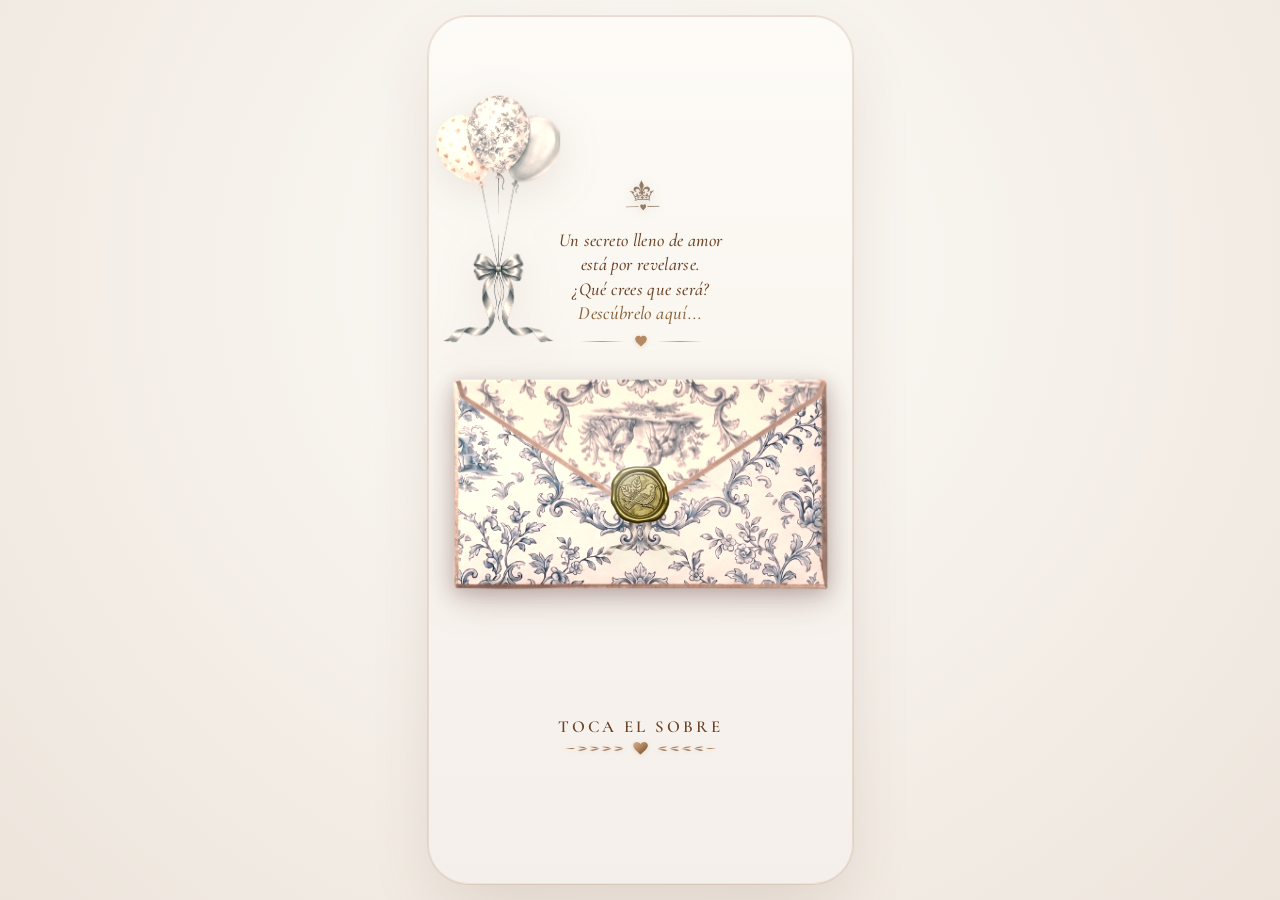
<file: index.html>
<!DOCTYPE html>
<html lang="es">
<head>
  <meta charset="UTF-8">
  <meta name="viewport" content="width=device-width, initial-scale=1.0, maximum-scale=1.0, user-scalable=no, viewport-fit=cover">
  <title>Invitación Especial | Revelación de Sexo</title>
  
  <!-- Meta SEO y Redes Sociales -->
  <meta name="description" content="Invitación digital interactiva para Fiesta de Revelación de Sexo. ¿Niño o Niña? Toca el sobre para descubrir los detalles.">
  <meta name="theme-color" content="#FDFBF7">

  <!-- Google Fonts: Cormorant Garamond, Great Vibes, Alex Brush & Montserrat -->
  <link rel="preconnect" href="https://fonts.googleapis.com">
  <link rel="preconnect" href="https://fonts.gstatic.com" crossorigin>
  <link href="https://fonts.googleapis.com/css2?family=Alex+Brush&family=Cormorant+Garamond:ital,wght@0,400;0,500;0,600;1,400;1,500&family=Great+Vibes&family=Montserrat:wght@300;400;500;600;700&display=swap" rel="stylesheet">

  <!-- Estilos -->
  <link rel="stylesheet" href="css/styles.css?v=50">
</head>
<body>
  <!-- Contenedor exterior (Fondo ambiental para escritorio) -->
  <main class="page-wrapper">
    <!-- Simulación de dispositivo móvil (Mobile Frame) -->
    <div class="mobile-device" id="mobileDevice">
      
      <!-- Lienzo principal de la invitación -->
      <section class="card-screen" id="coverScreen" aria-label="Portada de invitación">
        
        <!-- Elementos decorativos superiores de fondo -->
        <div class="decor-layer">
          <!-- Globos neutros / champagne (Superior Izquierda) -->
          <div class="decor-balloons" id="decorBalloons">
            <img src="assets/globos.png?v=3" alt="Globos decorativos boho neutros" class="floating-balloons" />
          </div>

          <!-- Palmeras estilo acuarela Toile de Jouy animadas (Superior Derecha) -->
          <div class="decor-palms" id="decorPalms">
            <video 
              class="palm-trees-video" 
              id="palmasVideo" 
              src="assets/palmas_move.mp4" 
              autoplay 
              loop 
              muted 
              playsinline 
              webkit-playsinline 
              preload="auto" 
              aria-label="Palmeras animadas estilo Toile de Jouy">
            </video>
            <canvas class="palm-trees-canvas" id="palmasCanvas" width="300" height="300" aria-hidden="true"></canvas>
          </div>
        </div>

        <!-- Encabezado poético central -->
        <header class="card-header" id="cardHeader">
          <!-- Corona dorada con detalle de corazón -->
          <div class="crown-container">
            <img src="assets/corona.png" alt="Corona decorativa" class="gold-crown" />
          </div>

          <!-- Texto poético -->
          <div class="poetic-text">
            <p class="verse">Un secreto lleno de amor</p>
            <p class="verse">está por revelarse.</p>
            <p class="verse">¿Qué crees que será?</p>
            <p class="verse highlight">Descúbrelo aquí...</p>
          </div>

          <!-- Divisor decorativo inferior con corazón -->
          <div class="heart-divider" aria-hidden="true">
            <span class="divider-line"></span>
            <svg class="gold-heart-icon" viewBox="0 0 24 24" width="14" height="14" fill="#B58A63">
              <path d="M12 21.35l-1.45-1.32C5.4 15.36 2 12.28 2 8.5 2 5.42 4.42 3 7.5 3c1.74 0 3.41.81 4.5 2.09C13.09 3.81 14.76 3 16.5 3 19.58 3 22 5.42 22 8.5c0 3.78-3.4 6.86-8.55 11.54L12 21.35z"/>
            </svg>
            <span class="divider-line"></span>
          </div>
        </header>

        <!-- Sección central interactiva: Sobre multicapa y Carta interactiva -->
        <div class="envelope-stage" id="envelopeStage">
          <div class="envelope-container" id="envelopeContainer" role="button" tabindex="0" aria-label="Abrir sobre de invitación">
            
            <!-- Capa 1 (Fondo trasero): z-index: 1 -->
            <img src="assets/capa_1.png" class="envelope-layer envelope-back" alt="Fondo trasero del sobre" />

            <!-- Capa Solapa Superior Abierta: z-index: 2 -->
            <img src="assets/capa_3.png" class="envelope-layer envelope-flap-open" id="flapOpen" alt="Solapa abierta del sobre" />

            <!-- Ranura intermedia con Tarjeta / Carta (Captura Estática de Cabecera): z-index: 3 -->
            <div class="envelope-card-slot" id="cardSlot">
              <div class="invitation-card" id="invitationCard" aria-label="Vista previa de la invitación">
                <img src="assets/preview_invitacion.png?v=3" alt="Invitación Revelación de Sexo" class="card-preview-image" id="cardPreviewImage" />
              </div>
            </div>

            <!-- Capa 2 (Bolsillo Frontal): z-index: 4 -->
            <img src="assets/capa_2.png" class="envelope-layer envelope-front" alt="Bolsillo frontal del sobre" />

            <!-- Capa Solapa Cerrada: z-index: 6 -->
            <img src="assets/capa_3.png" class="envelope-layer envelope-flap-closed" id="flapClosed" alt="Solapa cerrada del sobre" />

            <!-- Lazo cálido bajo el sello de cera: z-index: 10 -->
            <div class="seal-ribbon" id="sealRibbon" aria-hidden="true"></div>

            <!-- Sello de cera dorado central interactivo: z-index: 11 -->
            <div class="wax-seal" id="waxSeal" title="Toca para abrir">
              <img src="assets/sello.png" alt="Sello de cera dorado con motivo de pajarito" class="seal-img" />
              <div class="seal-shine" aria-hidden="true"></div>
              <div class="seal-pulse-ring" aria-hidden="true"></div>
            </div>

            <!-- Cachorro leopardo / tigre bebé animado en video y renderizado opaco: z-index: 20 -->
            <div class="tiger-cub-container" id="tigerCubContainer">
              <video 
                class="tiger-cub-video" 
                id="tigerCubVideo" 
                src="assets/tigre_bebe.mp4" 
                autoplay 
                loop 
                muted 
                playsinline
                webkit-playsinline
                preload="auto"
                aria-label="Cachorro de tigre animado con detalles florales">
              </video>
              <canvas class="tiger-cub-canvas" id="tigerCubCanvas" width="800" height="400" aria-hidden="true"></canvas>
            </div>

          </div>
        </div>

        <!-- Llamada a la acción inferior (CTA en alta resolución con corazón y espigas caramelo/moca) -->
        <footer class="card-footer" id="cardFooter">
          <div class="tap-invite-container" id="tapInviteBtn" role="button" tabindex="0" aria-label="Toca el sobre">
            <span class="tap-invite-text">Toca el sobre</span>
            <svg class="tap-invite-decor" viewBox="0 0 180 16" fill="none" xmlns="http://www.w3.org/2000/svg" aria-hidden="true">
              <defs>
                <linearGradient id="goldStem" x1="0%" y1="0%" x2="100%" y2="0%">
                  <stop offset="0%" stop-color="#B58A63" stop-opacity="0.3"/>
                  <stop offset="25%" stop-color="#CDB296"/>
                  <stop offset="50%" stop-color="#B58A63"/>
                  <stop offset="75%" stop-color="#CDB296"/>
                  <stop offset="100%" stop-color="#B58A63" stop-opacity="0.3"/>
                </linearGradient>
                <linearGradient id="goldHeart" x1="0%" y1="0%" x2="100%" y2="100%">
                  <stop offset="0%" stop-color="#CDB296"/>
                  <stop offset="40%" stop-color="#B58A63"/>
                  <stop offset="100%" stop-color="#6B4226"/>
                </linearGradient>
              </defs>

              <!-- Corazón Central Dorado -->
              <path d="M 90 14.5 C 87.6 12 81.5 7.8 81.5 4 C 81.5 1.6 83.4 0 85.8 0 C 87.5 0 89.1 1 90 2.2 C 90.9 1 92.5 0 94.2 0 C 96.6 0 98.5 1.6 98.5 4 C 98.5 7.8 92.4 12 90 14.5 Z" fill="url(#goldHeart)"/>

              <!-- Tallo Izquierdo -->
              <line x1="14" y1="7.5" x2="80" y2="7.5" stroke="url(#goldStem)" stroke-width="1.1" stroke-linecap="round"/>

              <!-- Espigas Izquierdas -->
              <path d="M 70 7.5 C 66 5 62 4.5 59 5.5 C 63 6.8 66 7.5 70 7.5 Z" fill="url(#goldHeart)"/>
              <path d="M 70 7.5 C 66 10 62 10.5 59 9.5 C 63 8.2 66 7.5 70 7.5 Z" fill="url(#goldHeart)"/>

              <path d="M 56 7.5 C 52 5 48 4.5 45 5.5 C 49 6.8 52 7.5 56 7.5 Z" fill="url(#goldHeart)"/>
              <path d="M 56 7.5 C 52 10 48 10.5 45 9.5 C 49 8.2 52 7.5 56 7.5 Z" fill="url(#goldHeart)"/>

              <path d="M 42 7.5 C 38 5 34 4.5 31 5.5 C 35 6.8 38 7.5 42 7.5 Z" fill="url(#goldHeart)"/>
              <path d="M 42 7.5 C 38 10 34 10.5 31 9.5 C 35 8.2 38 7.5 42 7.5 Z" fill="url(#goldHeart)"/>

              <path d="M 28 7.5 C 24 5 20 4.5 17 5.5 C 21 6.8 24 7.5 28 7.5 Z" fill="url(#goldHeart)"/>
              <path d="M 28 7.5 C 24 10 20 10.5 17 9.5 C 21 8.2 24 7.5 28 7.5 Z" fill="url(#goldHeart)"/>

              <!-- Hoja terminal izquierda -->
              <path d="M 14 7.5 C 10 6.5 6 7 2 7.5 C 6 8 10 8.5 14 7.5 Z" fill="url(#goldHeart)"/>

              <!-- Tallo Derecho -->
              <line x1="100" y1="7.5" x2="166" y2="7.5" stroke="url(#goldStem)" stroke-width="1.1" stroke-linecap="round"/>

              <!-- Espigas Derechas -->
              <path d="M 110 7.5 C 114 5 118 4.5 121 5.5 C 117 6.8 114 7.5 110 7.5 Z" fill="url(#goldHeart)"/>
              <path d="M 110 7.5 C 114 10 118 10.5 121 9.5 C 117 8.2 114 7.5 110 7.5 Z" fill="url(#goldHeart)"/>

              <path d="M 124 7.5 C 128 5 132 4.5 135 5.5 C 131 6.8 128 7.5 124 7.5 Z" fill="url(#goldHeart)"/>
              <path d="M 124 7.5 C 128 10 132 10.5 135 9.5 C 131 8.2 128 7.5 124 7.5 Z" fill="url(#goldHeart)"/>

              <path d="M 138 7.5 C 142 5 146 4.5 149 5.5 C 145 6.8 142 7.5 138 7.5 Z" fill="url(#goldHeart)"/>
              <path d="M 138 7.5 C 142 10 146 10.5 149 9.5 C 145 8.2 142 7.5 138 7.5 Z" fill="url(#goldHeart)"/>

              <path d="M 152 7.5 C 156 5 160 4.5 163 5.5 C 159 6.8 156 7.5 152 7.5 Z" fill="url(#goldHeart)"/>
              <path d="M 152 7.5 C 156 10 160 10.5 163 9.5 C 159 8.2 156 7.5 152 7.5 Z" fill="url(#goldHeart)"/>

              <!-- Hoja terminal derecha -->
              <path d="M 166 7.5 C 170 6.5 174 7 178 7.5 C 174 8 170 8.5 166 7.5 Z" fill="url(#goldHeart)"/>
            </svg>
          </div>
        </footer>

      </section>

    </div>
  </main>

  <!-- Capa de expansión a pantalla completa (Takeover) -->
  <div class="card-takeover" id="cardTakeover" aria-hidden="true"></div>

  <!-- Configuración Centralizada y Script Principal -->
  <script src="js/config.js?v=20"></script>
  <script src="js/main.js?v=20"></script>
</body>
</html>
</file>
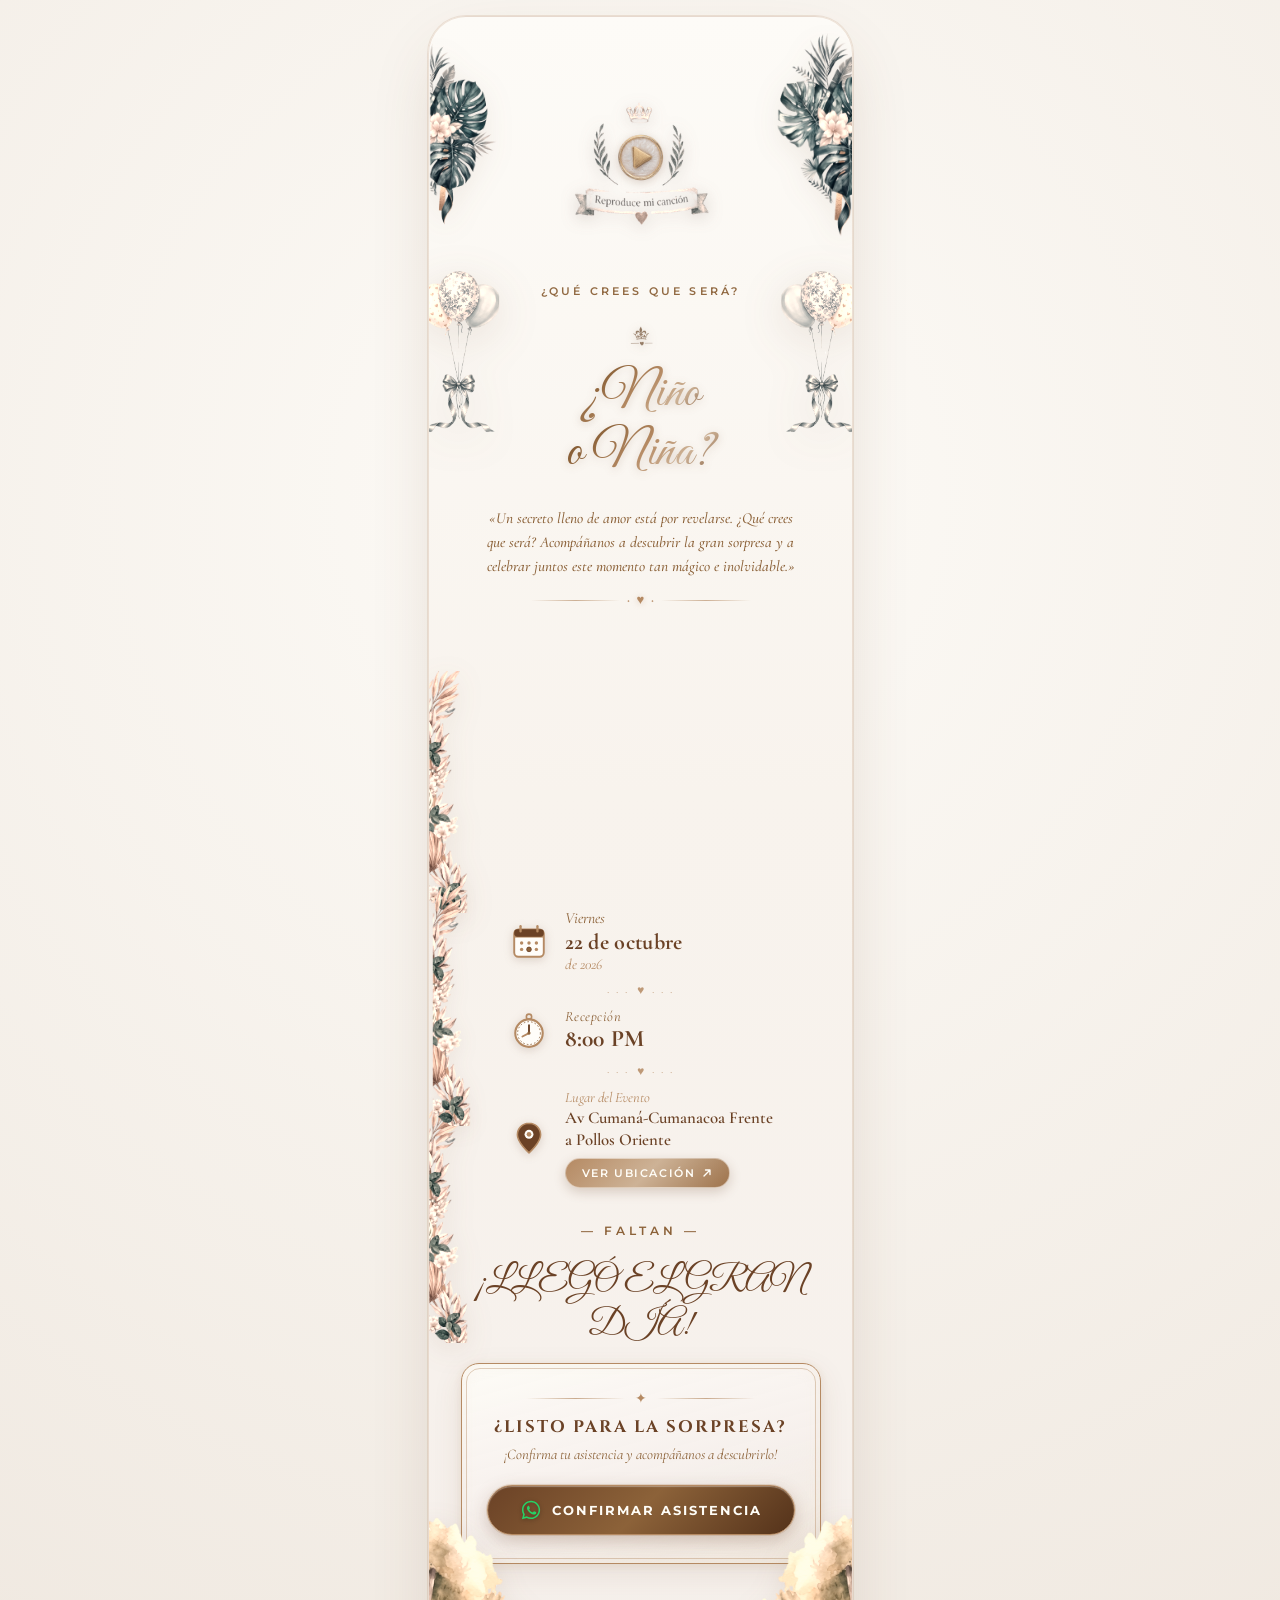
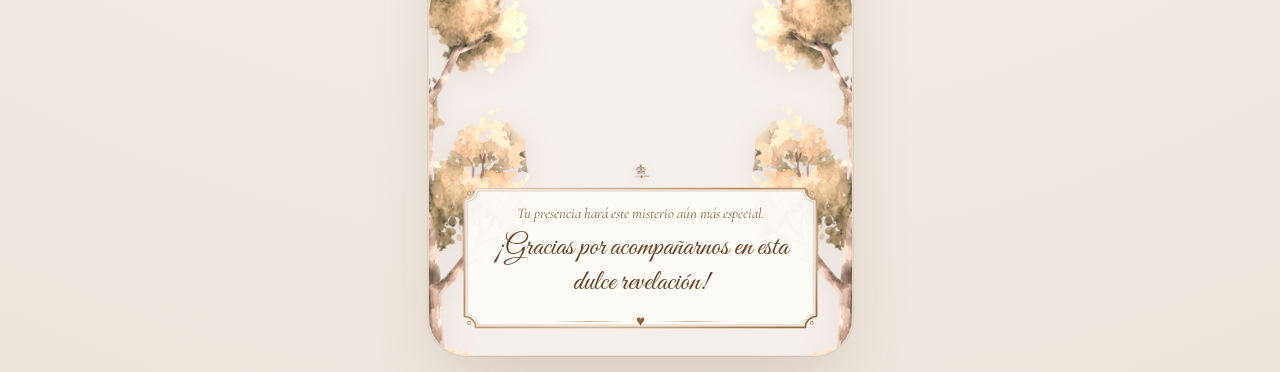
<file: invitacion.html>
<!DOCTYPE html>
<html lang="es">
<head>
  <meta charset="UTF-8">
  <meta name="viewport" content="width=device-width, initial-scale=1.0, maximum-scale=1.0, user-scalable=no, viewport-fit=cover">
  <title>Invitación Especial | Revelación de Sexo</title>
  
  <meta name="description" content="Invitación especial interactiva: Fiesta de Revelación de Sexo. ¿Niño o Niña? Descubre los detalles y acompáñanos en esta gran sorpresa.">
  <meta name="theme-color" content="#FDFBF7">

  <!-- Google Fonts: Great Vibes, Cinzel (Serif clásica romana para números), Cormorant Garamond (Serif clásica) y Montserrat (Modern Sans) -->
  <link rel="preconnect" href="https://fonts.googleapis.com">
  <link rel="preconnect" href="https://fonts.gstatic.com" crossorigin>
  <link href="https://fonts.googleapis.com/css2?family=Alex+Brush&family=Cinzel:wght@600;700;800&family=Cormorant+Garamond:ital,wght@0,400;0,500;0,600;0,700;1,400;1,500;1,600&family=Great+Vibes&family=Montserrat:wght@300;400;500;600;700&display=swap" rel="stylesheet">

  <!-- Estilos de la Invitación -->
  <link rel="stylesheet" href="css/invitacion.css?v=50">
</head>
<body>
  <!-- Contenedor exterior para escritorio -->
  <main class="page-wrapper">
    <!-- Marco de dispositivo móvil -->
    <div class="mobile-device invitation-stage" id="invitationStage">

      <!-- Arreglos Florales Superiores (Marco Toile de Jouy en las Esquinas) -->
      <div class="floral-frame floral-top-left" aria-hidden="true">
        <img src="assets/diseno_floral_grande_izquierdo.png" alt="" class="floral-img" />
      </div>
      <div class="floral-frame floral-top-right" aria-hidden="true">
        <img src="assets/diseno_floral_grande_derecho.png" alt="" class="floral-img" />
      </div>

      <!-- Arreglo Floral Continuo Lateral Izquierdo (Elefante y Cronómetro) -->
      <div class="floral-frame floral-elephant-left" aria-hidden="true">
        <img src="assets/diseno_floral_izquierdo.png" alt="" class="floral-img" />
      </div>
      <div class="floral-frame floral-countdown-left" aria-hidden="true">
        <img src="assets/diseno_floral_izquierdo.png" alt="" class="floral-img" />
      </div>

      <!-- Globos Decorativos Laterales con Flotación Suave -->
      <aside class="lateral-balloons balloon-left" aria-hidden="true">
        <img src="assets/globos1.png" alt="" class="balloon-img" />
      </aside>
      <aside class="lateral-balloons balloon-right" aria-hidden="true">
        <img src="assets/globos1.png" alt="" class="balloon-img" />
      </aside>

      <!-- Contenido Principal de la Invitación -->
      <div class="invitation-content">

        <!-- 1. Control de Música Superior Centrado -->
        <header class="music-player-section" aria-label="Reproductor de música">
          <div class="player-wrapper" id="playerWrapper">
            <div class="player-disc-container">
              <!-- Filigrana ornamental con cinta original -->
              <img src="assets/diseno_reproducir.png?v=3" alt="Reproduce nuestra canción" class="ornament-filigree" id="ornamentFiligree" aria-hidden="true" />
              <!-- Botón interactivo central -->
              <button class="player-button" id="playBtn" type="button" aria-label="Reproducir música" title="Reproducir música">
                <img src="assets/boton_reproducir.png" alt="Reproducir" class="player-btn-icon" id="playBtnIcon" />
              </button>
            </div>
            <!-- Ondas sonoras animadas -->
            <div class="sound-wave-bars" id="soundWaves" aria-hidden="true">
              <span class="wave-bar"></span>
              <span class="wave-bar"></span>
              <span class="wave-bar"></span>
              <span class="wave-bar"></span>
            </div>
          </div>
          <!-- Etiqueta del reproductor inyectada dinámicamente (oculta) -->
          <p class="player-label-text" id="playerTextLabel" style="display: none;"></p>
          <!-- Elemento de audio de fondo inyectado dinámicamente -->
          <audio id="bgMusic" src="assets/mi_cancion.mp3" loop preload="auto"></audio>
        </header>

        <!-- 2. Subtítulo Introductorio -->
        <div class="intro-heading">
          <p class="intro-subtitle" id="introSubtitle">¿QUÉ CREES QUE SERÁ?</p>
        </div>

        <!-- 3. Zona de Impacto: Corona y Pregunta de Revelación -->
        <section class="hero-name-section" aria-label="Temática de revelación">
          <div class="name-crown-wrap" aria-hidden="true">
            <img src="assets/corona.png" alt="Corona decorativa" class="name-crown-img" />
          </div>
          <h1 class="main-name-title" id="mainNameTitle">
            <span class="name-first" id="nameFirst">¿Niño</span>
            <span class="name-second" id="nameSecond">o Niña?</span>
          </h1>
        </section>

        <!-- 4. Texto de Dedicatoria y Separador Ornamental -->
        <section class="dedication-section" aria-label="Dedicatoria">
          <blockquote class="dedication-quote">
            <p class="dedication-text" id="dedicationText">«Un secreto lleno de amor está por revelarse. ¿Qué crees que será? Acompáñanos a descubrir la gran sorpresa y a celebrar juntos este momento tan mágico e inolvidable.»</p>
          </blockquote>

          <!-- Divisor Ornamental Fino Dorado -->
          <div class="ornamental-gold-divider" aria-hidden="true">
            <span class="divider-line"></span>
            <span class="divider-symbol">◆</span>
            <span class="divider-heart">♥</span>
            <span class="divider-symbol">◆</span>
            <span class="divider-line"></span>
          </div>
        </section>

        <!-- 5. Escena Animada: Elefantito y Mariposas con Fondo Transparente en Tiempo Real -->
        <section class="scene-stage" aria-label="Animación del elefantito y mariposas">
          <!-- Mariposa Izquierda (Video source oculto + Canvas transparente) -->
          <div class="butterfly-container butterfly-left" aria-hidden="true">
            <video class="hidden-source-video" id="butterflyLeftVideo" src="assets/maripoza_izquierda.mp4" autoplay loop muted playsinline></video>
            <canvas class="butterfly-canvas" id="butterflyLeftCanvas" width="160" height="160"></canvas>
          </div>

          <!-- Elefantito Centrado (Video source oculto + Canvas transparente) -->
          <div class="elephant-container">
            <video class="hidden-source-video" id="elephantVideo" src="assets/elefante_bebe.mp4" autoplay loop muted playsinline></video>
            <canvas class="elephant-canvas" id="elephantCanvas" width="400" height="400"></canvas>
          </div>

          <!-- Mariposa Derecha (Video source oculto + Canvas transparente) -->
          <div class="butterfly-container butterfly-right" aria-hidden="true">
            <video class="hidden-source-video" id="butterflyRightVideo" src="assets/maripoza_derecha.mp4" autoplay loop muted playsinline></video>
            <canvas class="butterfly-canvas" id="butterflyRightCanvas" width="160" height="160"></canvas>
          </div>
        </section>

        <!-- ==========================================================================
             6. Sección Media: Fecha, Hora, Ubicación, Contador y Jirafita Animada
             ========================================================================== -->
        <section class="event-details-section" aria-label="Detalles del Evento y Cuenta Regresiva">

          <!-- Ramo Botánico Lateral Izquierdo -->
          <div class="side-floral side-floral-left" aria-hidden="true">
            <img src="assets/diseno_floral_izquierdo.png" alt="" class="side-floral-img" />
          </div>

          <!-- Jirafita Animada Lateral Derecha (Canvas en tiempo real) -->
          <div class="side-giraffe-container" aria-hidden="true">
            <video class="hidden-source-video" id="giraffeVideo" src="assets/jirafa_bebe.mp4" autoplay loop muted playsinline></video>
            <canvas class="giraffe-canvas" id="giraffeCanvas" width="500" height="500"></canvas>
          </div>

          <!-- Contenedor Central de Filas de Información -->
          <div class="event-info-container">

            <!-- Fila 1: Fecha del Evento (Calendario) -->
            <div class="event-row event-date-row">
              <div class="event-icon-col" aria-hidden="true">
                <svg class="event-svg-icon" viewBox="0 0 36 36" fill="none" xmlns="http://www.w3.org/2000/svg">
                  <rect x="4" y="6" width="28" height="26" rx="4" fill="#FFFDF9" stroke="#B58A63" stroke-width="1.8"/>
                  <path d="M4 13H32" stroke="#B58A63" stroke-width="1.6"/>
                  <rect x="4" y="6" width="28" height="7" rx="3" fill="#6B4226"/>
                  <line x1="10" y1="3" x2="10" y2="8" stroke="#B58A63" stroke-width="2.2" stroke-linecap="round"/>
                  <line x1="26" y1="3" x2="26" y2="8" stroke="#B58A63" stroke-width="2.2" stroke-linecap="round"/>
                  <circle cx="11" cy="19" r="1.6" fill="#B58A63"/>
                  <circle cx="18" cy="19" r="1.6" fill="#B58A63"/>
                  <circle cx="25" cy="19" r="1.6" fill="#B58A63"/>
                  <circle cx="11" cy="25" r="1.6" fill="#B58A63"/>
                  <circle cx="18" cy="25" r="2.2" fill="#8C6239" stroke="#6B4226" stroke-width="0.8"/>
                  <circle cx="25" cy="25" r="1.6" fill="#B58A63"/>
                </svg>
              </div>
              <div class="event-text-col">
                <span class="event-day-name" id="eventDayName"></span>
                <span class="event-main-value" id="eventDateVal"></span>
                <span class="event-year-name" id="eventYearName"></span>
              </div>
            </div>

            <!-- Separador Fino con Corazón Central -->
            <div class="event-row-divider" aria-hidden="true">
              <span class="dot-cluster">· · ·</span>
              <span class="divider-heart-mini">♥</span>
              <span class="dot-cluster">· · ·</span>
            </div>

            <!-- Fila 2: Hora del Evento (Reloj) -->
            <div class="event-row event-time-row">
              <div class="event-icon-col" aria-hidden="true">
                <svg class="event-svg-icon" viewBox="0 0 36 36" fill="none" xmlns="http://www.w3.org/2000/svg">
                  <circle cx="18" cy="4.5" r="2.5" stroke="#B58A63" stroke-width="1.5"/>
                  <rect x="16.5" y="6" width="3" height="2" fill="#B58A63"/>
                  <circle cx="18" cy="20" r="13" fill="#FFFDF9" stroke="#B58A63" stroke-width="2"/>
                  <circle cx="18" cy="20" r="10.8" stroke="#8C6239" stroke-width="0.8" stroke-dasharray="1.5 2"/>
                  <line x1="18" y1="20" x2="18" y2="12.5" stroke="#6B4226" stroke-width="1.8" stroke-linecap="round"/>
                  <line x1="18" y1="20" x2="11.8" y2="23.2" stroke="#B58A63" stroke-width="1.8" stroke-linecap="round"/>
                  <circle cx="18" cy="20" r="1.5" fill="#8C6239"/>
                </svg>
              </div>
              <div class="event-text-col">
                <span class="event-time-label" id="eventTimeLabel">Recepción</span>
                <span class="event-main-value time-value" id="eventTimeVal"></span>
              </div>
            </div>

            <!-- Separador Fino con Corazón Central -->
            <div class="event-row-divider" aria-hidden="true">
              <span class="dot-cluster">· · ·</span>
              <span class="divider-heart-mini">♥</span>
              <span class="dot-cluster">· · ·</span>
            </div>

            <!-- Fila 3: Ubicación y Botón de Google Maps -->
            <div class="event-row event-location-row">
              <div class="event-icon-col" aria-hidden="true">
                <svg class="event-svg-icon" viewBox="0 0 36 36" fill="none" xmlns="http://www.w3.org/2000/svg">
                  <path d="M18 4C11.9 4 7 8.9 7 15C7 22.5 18 32 18 32C18 32 29 22.5 29 15C29 8.9 24.1 4 18 4Z" fill="#6B4226" stroke="#B58A63" stroke-width="1.5"/>
                  <circle cx="18" cy="14.5" r="4.2" fill="#FFFDF9"/>
                  <circle cx="18" cy="14.5" r="2.2" fill="#B58A63"/>
                </svg>
              </div>
              <div class="event-text-col location-text-col">
                <span class="event-venue-name" id="eventVenueLabel">Lugar del Evento</span>
                <address class="event-address-text" id="eventAddressText"></address>
                <a href="#" target="_blank" rel="noopener noreferrer" class="btn-location-map" id="btnLocationMap">
                  <span class="btn-map-text">VER UBICACIÓN</span>
                  <svg class="btn-map-arrow" viewBox="0 0 16 16" width="12" height="12" fill="none" xmlns="http://www.w3.org/2000/svg">
                    <path d="M4 12L12 4M12 4H6M12 4V10" stroke="currentColor" stroke-width="1.8" stroke-linecap="round" stroke-linejoin="round"/>
                  </svg>
                </a>
              </div>
            </div>

          </div>

          <!-- ==========================================================================
               Sección de Cuenta Regresiva (Countdown Timer)
               ========================================================================== -->
          <div class="countdown-section" aria-label="Cronómetro de cuenta regresiva">
            <h2 class="countdown-heading" id="countdownHeading">— FALTAN —</h2>
            <div class="countdown-boxes-wrap">
              <!-- Días -->
              <div class="countdown-box">
                <span class="countdown-num" id="cdDays">00</span>
                <span class="countdown-unit">DÍAS</span>
              </div>

              <span class="countdown-colon" aria-hidden="true">:</span>

              <!-- Horas -->
              <div class="countdown-box">
                <span class="countdown-num" id="cdHours">00</span>
                <span class="countdown-unit">HORAS</span>
              </div>

              <span class="countdown-colon" aria-hidden="true">:</span>

              <!-- Minutos -->
              <div class="countdown-box">
                <span class="countdown-num" id="cdMinutes">00</span>
                <span class="countdown-unit">MINUTOS</span>
              </div>

              <span class="countdown-colon" aria-hidden="true">:</span>

              <!-- Segundos -->
              <div class="countdown-box">
                <span class="countdown-num" id="cdSeconds">00</span>
                <span class="countdown-unit">SEGUNDOS</span>
              </div>
            </div>

            <!-- Mensaje cuando llega a cero -->
            <p class="countdown-finished-msg" id="cdFinishedMsg" style="display: none;"></p>
          </div>

        </section>

        <!-- ==========================================================================
             7. Sección de Confirmación de Asistencia (RSVP WhatsApp)
             ========================================================================== -->
        <section class="rsvp-section" aria-label="Confirmación de Asistencia">
          <div class="rsvp-card">
            <!-- Detalle ornamental superior -->
            <div class="rsvp-ornament-top" aria-hidden="true">
              <span class="rsvp-ornament-line"></span>
              <span class="rsvp-ornament-icon">✦</span>
              <span class="rsvp-ornament-line"></span>
            </div>

            <h2 class="rsvp-title" id="rsvpTitle"></h2>
            <p class="rsvp-subtitle" id="rsvpSubtitle"></p>

            <a href="#" target="_blank" rel="noopener noreferrer" class="btn-rsvp-whatsapp" id="btnRsvpWhatsapp">
              <svg class="whatsapp-icon" viewBox="0 0 24 24" width="22" height="22" fill="currentColor" aria-hidden="true">
                <path d="M12.04 2C6.58 2 2.13 6.45 2.13 11.91C2.13 13.66 2.59 15.36 3.45 16.86L2.05 22L7.3 20.62C8.75 21.41 10.38 21.83 12.04 21.83C17.5 21.83 21.95 17.38 21.95 11.92C21.95 9.27 20.92 6.78 19.05 4.91C17.18 3.03 14.69 2 12.04 2M12.05 3.67C14.25 3.67 16.31 4.53 17.87 6.09C19.42 7.65 20.28 9.72 20.28 11.92C20.28 16.46 16.58 20.15 12.04 20.15C10.56 20.15 9.11 19.76 7.85 19L7.55 18.83L4.43 19.65L5.26 16.61L5.06 16.29C4.24 15 3.8 13.47 3.8 11.91C3.81 7.37 7.5 3.67 12.05 3.67M9.11 7.58C8.94 7.58 8.68 7.64 8.45 7.89C8.22 8.14 7.58 8.74 7.58 9.97C7.58 11.2 8.47 12.38 8.6 12.55C8.73 12.72 10.35 15.23 12.84 16.3C13.43 16.56 13.9 16.71 14.25 16.83C14.86 17.02 15.41 16.99 15.85 16.93C16.34 16.86 17.35 16.32 17.56 15.73C17.77 15.14 17.77 14.63 17.71 14.53C17.65 14.43 17.48 14.37 17.23 14.24C16.97 14.11 15.72 13.5 15.49 13.41C15.26 13.33 15.09 13.28 14.92 13.54C14.75 13.79 14.27 14.37 14.13 14.53C13.98 14.7 13.84 14.72 13.58 14.59C13.33 14.47 12.49 14.19 11.5 13.31C10.73 12.62 10.21 11.77 10.06 11.51C9.91 11.26 10.04 11.12 10.17 10.99C10.28 10.88 10.42 10.7 10.55 10.55C10.68 10.4 10.72 10.29 10.81 10.12C10.89 9.95 10.85 9.8 10.79 9.68C10.72 9.55 10.21 8.3 10 7.79C9.79 7.29 9.58 7.36 9.42 7.35C9.27 7.35 9.11 7.35 9.11 7.58Z"/>
              </svg>
              <span class="btn-rsvp-text" id="rsvpBtnText"></span>
            </a>
          </div>
        </section>

        <!-- ==========================================================================
             8. Escena Inferior Safari: Árboles de Fondo, Cebra Bebé y Cartela de Cierre
             ========================================================================== -->
        <section class="bottom-safari-scene zebra-scene-container" id="bottomSafariScene" aria-label="Escena final safari y agradecimiento">

          <!-- Árboles Safari: Fuera de la caja de la cebra y AL FONDO DE TODO (z-index: 1) -->
          <div class="safari-tree safari-tree-left zebra-tree zebra-tree-left" id="safariTreeLeft" aria-hidden="true">
            <img src="assets/diseno_arboles_izquierdo.png?v=3" alt="" class="safari-tree-img zebra-tree-img" />
          </div>
          <div class="safari-tree safari-tree-right zebra-tree zebra-tree-right" id="safariTreeRight" aria-hidden="true">
            <img src="assets/diseno_arboles_derecho.png?v=3" alt="" class="safari-tree-img zebra-tree-img" />
          </div>

          <!-- Caja de la Cebra Bebé (Totalmente aislada de los árboles, Capa z-index: 2) -->
          <div class="zebra-box" id="zebraBox">
            <div class="zebra-video-wrap">
              <video class="hidden-source-video zebra-video" id="zebraVideo" src="assets/diseno_cebra_bebe.mp4" autoplay loop muted playsinline webkit-playsinline></video>
              <canvas class="zebra-canvas" id="zebraCanvas" width="480" height="480"></canvas>
            </div>
          </div>

          <!-- Cartel / Cartela Final de Agradecimiento (Capa superior z-index: 3) -->
          <div class="thanks-cartouche" aria-label="Mensaje de agradecimiento">
            <!-- Corona dorada imperial en la parte superior del marco -->
            <div class="cartouche-crown-wrap" aria-hidden="true">
              <img src="assets/corona.png" alt="Corona real" class="cartouche-crown-img" />
            </div>

            <!-- Línea Superior Serif sobria en marrón café -->
            <p class="thanks-top-text" id="thanksTopText"></p>

            <!-- Línea Destacada caligráfica clásica fluida -->
            <p class="thanks-highlight-text" id="thanksHighlightText"></p>

            <!-- Remate Inferior: Corazón moca con líneas caramelo -->
            <div class="thanks-bottom-ornament" aria-hidden="true">
              <span class="thanks-ornament-line"></span>
              <span class="thanks-bottom-symbol">♥</span>
              <span class="thanks-ornament-line"></span>
            </div>
          </div>
        </section>

      </div>
    </div>
  </main>

  <!-- Script de Configuración Centralizada -->
  <script src="js/config.js?v=20"></script>
  <!-- Script de Interacción, Keying de Canvas y Audio -->
  <script src="js/invitacion.js?v=20"></script>
</body>
</html>
</file>
<file: css/styles.css>
/* ==========================================================================
   Invitación Interactiva - Portada Sobre Cerrado
   Temática: Revelación de Sexo (Gender Reveal)
   Diseño: Paleta Neutra Boho Teddy / Moca
   ========================================================================== */

/* --- Reset y Variables de Diseño --- */
:root {
  /* Paleta Neutra Teddy / Moca */
  --bg-canvas: #F5EFEB;          /* Fondo base crema marfil */
  --bg-outer: #FDFBF7;           /* Fondo exterior y contenedor */
  --text-primary: #6B4226;       /* Marrón café para títulos */
  --text-secondary: #8C6239;     /* Marrón moca para cuerpo de texto */
  --border-frame: #B58A63;       /* Marco fino y divisores */
  --accent-soft: #CDB296;        /* Sombras suaves y detalles */
  --cloud-highlight: #E6D7C3;    /* Destellos y capas decorativas */

  /* Variables del Componente Portada */
  --color-bg-ambient: var(--bg-canvas);
  --color-card-bg-top: var(--bg-outer);
  --color-card-bg-mid: #FAF6F0;
  --color-card-bg-bot: var(--bg-canvas);

  --color-text-primary: var(--text-primary);
  --color-text-secondary: var(--text-secondary);
  --color-gold: var(--border-frame);
  --color-gold-glow: rgba(181, 138, 99, 0.45);
  --color-blue-ink: var(--text-primary);

  --font-serif: 'Cormorant Garamond', Garamond, Georgia, serif;
  --font-sans: 'Montserrat', -apple-system, BlinkMacSystemFont, "Segoe UI", Roboto, sans-serif;

  --shadow-envelope: 0 12px 26px rgba(107, 66, 38, 0.22), 0 4px 10px rgba(107, 66, 38, 0.15);
  --shadow-seal: 0 6px 16px rgba(107, 66, 38, 0.32);
  --shadow-device: 0 28px 70px -15px rgba(107, 66, 38, 0.18), 0 0 0 1px rgba(181, 138, 99, 0.18);
}

*,
*::before,
*::after {
  box-sizing: border-box;
  margin: 0;
  padding: 0;
  -webkit-tap-highlight-color: transparent;
}

html,
body {
  width: 100%;
  height: 100%;
  overflow-x: hidden;
  font-family: var(--font-serif);
  background-color: var(--color-bg-ambient);
  color: var(--color-text-primary);
  user-select: none;
  -webkit-font-smoothing: antialiased;
  -moz-osx-font-smoothing: grayscale;
}

/* --- Contenedor Global y Marco para Escritorio --- */
.page-wrapper {
  min-height: 100vh;
  min-height: 100dvh;
  display: flex;
  align-items: center;
  justify-content: center;
  padding: 16px;
  background: radial-gradient(circle at 50% 30%, var(--bg-outer) 0%, #EDE5DC 100%);
}

/* Marco simulador de smartphone en desktop / Fullscreen en móviles */
.mobile-device {
  width: 100%;
  max-width: 425px;
  height: 100%;
  max-height: min(875px, calc(100dvh - 32px));
  aspect-ratio: 9 / 18.5;
  background: linear-gradient(180deg, var(--color-card-bg-top) 0%, var(--color-card-bg-mid) 40%, var(--color-card-bg-bot) 100%);
  border-radius: 40px;
  border: 1px solid rgba(181, 138, 99, 0.22);
  box-shadow: var(--shadow-device);
  position: relative;
  overflow: hidden;
  display: flex;
  flex-direction: column;
  container-type: size;
  container-name: card;
  transition: transform 0.3s ease, box-shadow 0.3s ease;
}

/* Pantalla de portada */
.card-screen {
  width: 100%;
  height: 100%;
  display: flex;
  flex-direction: column;
  justify-content: space-between;
  position: relative;
  overflow: hidden;
  padding: clamp(16px, 2.8cqh, 24px) clamp(12px, 4cqw, 20px) clamp(12px, 2.2cqh, 20px) clamp(12px, 4cqw, 20px);
}

/* ==========================================================================
   Capa Decorativa Superior (Globos y Palmeras)
   ========================================================================== */
.decor-layer {
  position: absolute;
  top: clamp(24px, 4.2cqh, 35px);
  left: 0;
  width: 100%;
  height: 100%;
  pointer-events: none;
  overflow: hidden;
  z-index: 1;
}

/* Globos en la esquina superior izquierda (con filtro cálido neutro) */
.decor-balloons {
  position: absolute;
  top: calc(clamp(6px, 1.2cqh, 10px) + 30px);
  left: clamp(2px, 1cqw, 4px);
  width: clamp(105px, 15.5cqh, 130px);
  z-index: 10;
  filter: drop-shadow(0 10px 22px rgba(107, 66, 38, 0.12));
}

.floating-balloons {
  width: 100%;
  height: auto;
  display: block;
  transform-origin: 50% 72%;
  animation: gentleBalloonsFloat 6s ease-in-out infinite alternate;
  filter: sepia(0.48) saturate(0.85) hue-rotate(-22deg) contrast(1.04);
}

@keyframes gentleBalloonsFloat {
  0% {
    transform: rotate(0deg) translateY(0px);
  }

  50% {
    transform: rotate(1.6deg) translateY(-6px);
  }

  100% {
    transform: rotate(-1.2deg) translateY(-2px);
  }
}

/* Palmeras en la esquina superior derecha (video animado Toile de Jouy en cálido) */
.decor-palms {
  position: absolute;
  top: calc(clamp(-8px, -1cqh, -2px) + 50px);
  right: calc(clamp(-10px, -2cqw, -4px) - 60px);
  width: clamp(220px, calc(25.5cqh + 50px), 265px);
  height: clamp(250px, calc(25.5cqh + 80px), 295px);
  z-index: 2;
  pointer-events: none;
  overflow: visible;
}

.palm-trees-video {
  display: none;
}

.palm-trees-canvas {
  width: 100%;
  height: 100%;
  object-fit: fill;
  display: block;
  pointer-events: none;
  opacity: 0.95;
  image-rendering: auto;
  mix-blend-mode: multiply;
  filter: sepia(0.55) saturate(0.85) hue-rotate(-22deg) contrast(1.08);
}

/* ==========================================================================
   Encabezado Poético Central
   ========================================================================== */
.card-header {
  position: relative;
  z-index: 5;
  display: flex;
  flex-direction: column;
  align-items: center;
  text-align: center;
  margin-top: auto;
  margin-bottom: clamp(6px, 1.3cqh, 10px);
  padding: 0 10px;
  transform: translateY(clamp(4px, 1.2cqh, 10px));
}

/* Corona decorativa */
.crown-container {
  width: clamp(56px, 9cqh, 76px);
  height: auto;
  margin-bottom: 2px;
  display: flex;
  justify-content: center;
  transform: translateY(clamp(7px, 1.3cqh, 11px));
}

.gold-crown {
  width: 100%;
  height: auto;
  display: block;
  filter: drop-shadow(0 2px 5px rgba(107, 66, 38, 0.22));
}

/* Texto poético */
.poetic-text {
  margin-top: 4px;
  line-height: 1.34;
}

.poetic-text .verse {
  font-family: var(--font-serif);
  font-size: clamp(0.98rem, 2.2cqh, 1.14rem);
  font-weight: 500;
  font-style: italic;
  color: var(--color-text-primary);
  letter-spacing: 0.02em;
}

.poetic-text .highlight {
  font-size: clamp(1.02rem, 2.3cqh, 1.16rem);
  color: var(--text-secondary);
}

/* Divisor inferior con corazón */
.heart-divider {
  display: flex;
  align-items: center;
  justify-content: center;
  gap: 10px;
  margin-top: clamp(5px, 1cqh, 8px);
  width: 100%;
}

.divider-line {
  display: inline-block;
  width: clamp(32px, 11cqw, 44px);
  height: 1px;
  background: linear-gradient(90deg, rgba(181, 138, 99, 0), rgba(181, 138, 99, 0.85), rgba(181, 138, 99, 0));
}

.gold-heart-icon {
  display: inline-block;
  color: var(--border-frame);
  filter: drop-shadow(0 1px 2px rgba(181, 138, 99, 0.3));
}

/* ==========================================================================
   Sección del Sobre Multicapa y Elementos Interactivos
   ========================================================================== */
.envelope-stage {
  position: relative;
  z-index: 6;
  width: min(96%, 385px);
  max-width: 385px;
  margin: clamp(16px, 3.8cqh, 32px) auto 0 auto;
  perspective: 1200px;
  transition: transform 1s cubic-bezier(0.25, 1, 0.5, 1);
}

.envelope-container {
  position: relative;
  width: 100%;
  aspect-ratio: 397 / 222;
  cursor: pointer;
  outline: none;
}

/* Capas de imagen 800x600 mapeadas al rectángulo 397x222 con entonado moca/caramelo */
.envelope-layer {
  position: absolute;
  width: calc(100% * 800 / 397);
  height: calc(100% * 600 / 222);
  left: calc(-179 / 397 * 100%);
  top: calc(-222 / 222 * 100%);
  pointer-events: none;
  display: block;
  filter: sepia(0.55) saturate(0.88) hue-rotate(-24deg) contrast(1.05);
}

/* Capa 1 (Fondo trasero): z-index: 1 */
.envelope-back {
  z-index: 1;
  filter:
    drop-shadow(0 10px 18px rgba(107, 66, 38, 0.25))
    drop-shadow(0 4px 8px rgba(107, 66, 38, 0.18))
    sepia(0.55) saturate(0.88) hue-rotate(-24deg) contrast(1.05);
}

/* Capa Solapa Superior Abierta: z-index: 2 (Oculta en estado inicial) */
.envelope-flap-open {
  z-index: 2;
  transform: translateX(calc(-22.5 / 800 * 100%)) rotateX(-90deg);
  transform-origin: 50% 37.17%;
  opacity: 0;
  transition: transform 0.85s cubic-bezier(0.22, 1, 0.36, 1) 0.15s, opacity 0.65s ease 0.15s;
  filter: sepia(0.55) saturate(0.88) hue-rotate(-24deg) contrast(1.05);
}

/* Capa Solapa Cerrada: z-index: 6 (Visible en estado inicial, plegada hacia abajo) */
.envelope-flap-closed {
  z-index: 6;
  transform-origin: 50% 37.17%;
  transform: translateX(calc(-22.5 / 800 * 100%)) rotateX(180deg);
  transition: transform 0.75s cubic-bezier(0.4, 0, 0.2, 1), opacity 0.55s ease;
  filter: sepia(0.55) saturate(0.88) hue-rotate(-24deg) contrast(1.05);
}

/* Ranura/Bolsillo para la carta con clip-path 100% contenido en reposo */
.envelope-card-slot {
  position: absolute;
  top: 0;
  left: 0;
  width: 100%;
  height: 100%;
  z-index: 3;
  clip-path: inset(0 0 12px 0);
  pointer-events: none;
}

/* ==========================================================================
   Capa Intermedia: Carta Interior
   ========================================================================== */
.invitation-card {
  position: absolute;
  left: 6%;
  right: 6%;
  top: 10px;
  aspect-ratio: 425 / 715;
  background-color: var(--bg-outer);
  border-radius: 12px;
  border: 1px solid rgba(181, 138, 99, 0.35);
  box-shadow: 0 10px 26px rgba(107, 66, 38, 0.16);
  transform: translateY(45px);
  will-change: transform, box-shadow;
  overflow: hidden;
  pointer-events: none;
}

.card-preview-image {
  width: 100%;
  height: 100%;
  display: block;
  object-fit: cover;
  object-position: top center;
  pointer-events: none;
  user-select: none;
  -webkit-user-drag: none;
  filter: sepia(0.35) saturate(0.88) hue-rotate(-15deg) contrast(1.05);
}

/* ==========================================================================
   Capa 2: Bolsillo Frontal (z-index: 4)
   ========================================================================== */
.envelope-front {
  z-index: 4;
  filter: drop-shadow(0 4px 10px rgba(107, 66, 38, 0.15)) sepia(0.35) saturate(0.88) hue-rotate(-20deg) contrast(1.02);
}

/* ==========================================================================
   Elementos del Sello y Lazo (z-index: 10 / 11)
   ========================================================================== */
.seal-ribbon {
  position: absolute;
  top: 55%;
  left: 50%;
  transform: translate(-50%, -10%);
  width: clamp(74px, 10.8cqh, 90px);
  height: clamp(56px, 8.1cqh, 68px);
  background-image: url('../assets/lazo_sello.png');
  background-repeat: no-repeat;
  background-position: center center;
  background-size: contain;
  pointer-events: none;
  z-index: 10;
  filter: sepia(0.65) saturate(0.90) hue-rotate(-28deg) brightness(0.92) drop-shadow(0 4px 8px rgba(107, 66, 38, 0.20));
  transition: opacity 0.6s ease, transform 0.6s ease;
}

.wax-seal {
  position: absolute;
  top: 55%;
  left: 50%;
  transform: translate(-50%, -50%) translateZ(0);
  width: clamp(62px, 8.8cqh, 74px);
  height: clamp(62px, 8.8cqh, 74px);
  z-index: 11;
  cursor: pointer;
  border-radius: 50%;
  transition: opacity 0.6s ease, transform 0.55s cubic-bezier(0.25, 1, 0.5, 1), filter 0.3s ease;
  filter: var(--shadow-seal);
  will-change: transform;
}

.wax-seal:hover {
  transform: translate(-50%, -50%) scale(1.08) rotate(2deg);
  filter: drop-shadow(0 8px 20px var(--color-gold-glow)) drop-shadow(0 2px 5px rgba(107, 66, 38, 0.3));
}

.wax-seal:active {
  transform: translate(-50%, -50%) scale(0.94);
}

.seal-img {
  width: 100%;
  height: 100%;
  object-fit: contain;
  display: block;
  user-select: none;
  -webkit-user-drag: none;
}

.seal-pulse-ring {
  position: absolute;
  top: -6px;
  left: -6px;
  right: -6px;
  bottom: -6px;
  border-radius: 50%;
  border: 2px solid var(--border-frame);
  opacity: 0;
  pointer-events: none;
  animation: sealPulse 2.8s cubic-bezier(0.25, 0.46, 0.45, 0.94) infinite;
}

@keyframes sealPulse {
  0% { transform: scale(0.9); opacity: 0.6; }
  60% { transform: scale(1.28); opacity: 0; }
  100% { transform: scale(1.35); opacity: 0; }
}

.seal-shine {
  position: absolute;
  top: 0;
  left: 0;
  width: 100%;
  height: 100%;
  border-radius: 50%;
  background: radial-gradient(circle at 35% 30%, rgba(255, 255, 255, 0.45) 0%, rgba(255, 255, 255, 0) 55%);
  pointer-events: none;
}

/* ==========================================================================
   Cachorro Leopardo / Tigre Bebé
   ========================================================================== */
.tiger-cub-container {
  position: absolute;
  left: 50%;
  transform: translateX(-50%);
  bottom: calc(-68.5% - 40px);
  width: 156%;
  max-width: 600px;
  height: auto;
  z-index: 20;
  pointer-events: none;
  display: flex;
  justify-content: center;
  align-items: center;
  transition: transform 0.8s cubic-bezier(0.25, 1, 0.5, 1), opacity 0.6s ease;
}

.tiger-cub-video {
  display: none;
  width: 100%;
  height: auto;
  object-fit: contain;
}

.tiger-cub-canvas {
  width: 100%;
  height: auto;
  display: block;
  object-fit: contain;
  filter: drop-shadow(0 6px 12px rgba(107, 66, 38, 0.22)) sepia(0.52) saturate(0.92) hue-rotate(-24deg) contrast(108%) brightness(94%);
  will-change: transform;
  transform: translateZ(0);
}

/* ==========================================================================
   Llamada a la Acción Inferior (Toca el sobre)
   ========================================================================== */
.card-footer {
  position: relative;
  z-index: 25;
  display: flex;
  justify-content: center;
  align-items: center;
  padding: 0 0 clamp(8px, 1.5cqh, 12px) 0;
  margin-top: clamp(80px, 15.5cqh, 130px);
  margin-bottom: auto;
  transition: opacity 0.5s ease, transform 0.5s ease;
}

.tap-invite-container {
  display: flex;
  flex-direction: column;
  align-items: center;
  justify-content: center;
  gap: 5px;
  cursor: pointer;
  outline: none;
  transition: transform 0.25s ease, filter 0.25s ease;
  animation: gentlePulseCta 2.8s ease-in-out infinite;
  user-select: none;
}

.tap-invite-container:hover {
  transform: scale(1.05);
}

.tap-invite-container:active {
  transform: scale(0.96);
}

.tap-invite-text {
  font-family: var(--font-serif);
  font-size: clamp(0.92rem, 2.1cqh, 1.05rem);
  font-weight: 600;
  font-style: normal;
  letter-spacing: 0.18em;
  color: var(--text-primary);
  text-transform: uppercase;
  margin: 0;
  padding: 0;
  line-height: 1;
  text-shadow: 0 1px 2px rgba(253, 251, 247, 0.9);
}

.tap-invite-decor {
  width: clamp(130px, 19cqh, 155px);
  height: 16px;
  display: block;
  overflow: visible;
  filter: drop-shadow(0 1px 2px rgba(181, 138, 99, 0.25));
}

@keyframes gentlePulseCta {
  0%, 100% {
    transform: translateY(0);
    opacity: 0.95;
  }
  50% {
    transform: translateY(-4px);
    opacity: 1;
  }
}

/* ==========================================================================
   Secuencia de Animación de Apertura del Sobre (4 Fases)
   ========================================================================== */

/* Al abrir: el sobre desciende sutilmente para enmarcar la carta */
.envelope-stage.is-opening {
  transform: translateY(32px);
}

/* Fase 1: Despegue del Sello y desvanecimiento suave de textos (~0.4s) */
.envelope-stage.is-opening .wax-seal {
  opacity: 0;
  transform: translate(-50%, -50%) scale(1.12);
  pointer-events: none;
}

.envelope-stage.is-opening .seal-ribbon {
  opacity: 0;
  transform: translate(-50%, -10%) scale(1.12);
  pointer-events: none;
}

.card-screen.is-opening .card-header,
.card-screen.is-opening .card-footer {
  opacity: 0;
  transform: translateY(-12px);
  pointer-events: none;
}

/* Fase 2: Apertura del Sobre (Despliegue de solapa capa_3.png hacia arriba) */
.envelope-stage.is-opening .envelope-flap-closed {
  opacity: 0;
  transform: translateX(calc(-22.5 / 800 * 100%)) rotateX(90deg);
  pointer-events: none;
}

.envelope-stage.is-opening .envelope-flap-open {
  opacity: 1;
  transform: translateX(calc(-22.5 / 800 * 100%)) rotateX(0deg);
}

/* Fase 3: Extracción de la Carta hacia arriba emergiendo del bolsillo */
.envelope-stage.is-opening .envelope-card-slot {
  clip-path: inset(-1000px 0 0 0);
}

.envelope-stage.is-opening .invitation-card {
  transform: translateY(-240px) scale(1.02);
  transition: transform 1.4s cubic-bezier(0.22, 1, 0.36, 1) 0.6s, box-shadow 0.9s ease 0.6s;
  box-shadow: 0 24px 50px rgba(107, 66, 38, 0.28), 0 0 0 1px rgba(181, 138, 99, 0.3);
}

/* Fase 4: Capa de Expansión a Pantalla Completa (Takeover: z-index: 99999) */
.card-takeover {
  position: fixed;
  background-color: var(--bg-outer);
  z-index: 99999;
  pointer-events: none;
  display: none;
  overflow: hidden;
  box-shadow: 0 24px 50px rgba(107, 66, 38, 0.28);
  will-change: top, left, width, height, border-radius;
}

.card-takeover .card-preview-image {
  width: 100%;
  height: auto;
  display: block;
  object-fit: cover;
  object-position: top center;
}

/* Destello dorado al tocar */
.gold-sparkle {
  position: absolute;
  width: 6px;
  height: 6px;
  background-color: var(--border-frame);
  border-radius: 50%;
  pointer-events: none;
  z-index: 30;
  box-shadow: 0 0 8px var(--accent-soft);
  animation: sparkleFade 0.75s ease-out forwards;
}

@keyframes sparkleFade {
  0% {
    transform: scale(0.4) translate(0, 0);
    opacity: 1;
  }

  100% {
    transform: scale(1.8) translate(var(--tx, 15px), var(--ty, -15px));
    opacity: 0;
  }
}

/* ==========================================================================
   Adaptabilidad Responsive (Móviles Reales y Pantallas Compactas)
   ========================================================================== */
@media (max-width: 480px) {
  .page-wrapper {
    padding: 0;
    background: transparent;
    height: 100dvh;
    min-height: 100dvh;
    overflow: hidden;
  }

  .mobile-device {
    width: 100vw;
    width: 100dvw;
    max-width: 100%;
    height: 100vh;
    height: 100dvh;
    max-height: 100dvh;
    border-radius: 0;
    box-shadow: none;
    aspect-ratio: auto;
  }

  .card-screen {
    padding: max(clamp(14px, 2.8cqh, 24px), env(safe-area-inset-top, 0px) + 12px)
             clamp(12px, 4cqw, 20px)
             max(clamp(12px, 2.2cqh, 18px), env(safe-area-inset-bottom, 0px) + 10px)
             clamp(12px, 4cqw, 20px);
  }
}

/* Dispositivos con pantallas pequeñas */
@media (max-height: 700px), (max-width: 360px) {
  .card-screen {
    padding-top: max(12px, env(safe-area-inset-top, 0px) + 8px);
    padding-bottom: max(10px, env(safe-area-inset-bottom, 0px) + 8px);
  }

  .decor-layer {
    top: 24px;
  }

  .decor-balloons {
    width: 105px;
    top: 6px;
    left: 2px;
  }

  .decor-palms {
    width: 140px;
    top: -4px;
    right: -4px;
  }

  .card-header {
    margin-bottom: 6px;
    transform: translateY(4px);
  }

  .crown-container {
    width: 55px;
  }

  .poetic-text .verse {
    font-size: 0.98rem;
    line-height: 1.25;
  }

  .envelope-stage {
    width: 90%;
    max-width: 320px;
    margin-top: 16px;
  }

  .card-footer {
    margin-top: 85px;
    padding-bottom: 6px;
  }

  .tap-invite-text {
    font-size: 0.94rem;
  }

  .tap-invite-decor {
    width: 135px;
  }
}

/* Dispositivos ultra pequeños */
@media (max-height: 580px) {
  .card-screen {
    padding: 8px 10px 6px 10px;
  }

  .card-header {
    transform: translateY(2px);
    margin-bottom: 4px;
  }

  .crown-container {
    width: 46px;
  }

  .poetic-text .verse {
    font-size: 0.88rem;
    line-height: 1.2;
  }

  .envelope-stage {
    width: 82%;
    max-width: 270px;
    margin-top: 8px;
  }

  .card-footer {
    margin-top: 65px;
    padding-bottom: 4px;
  }

  .tap-invite-text {
    font-size: 0.88rem;
  }

  .tap-invite-decor {
    width: 120px;
  }
}

/* ==========================================================================
   Árboles Safari y Escena Inferior
   ========================================================================== */
.safari-tree,
.zebra-tree {
  position: absolute;
  bottom: clamp(10px, 2.5cqw, 24px);
  pointer-events: none;
  z-index: 1;
  filter: drop-shadow(0 6px 14px rgba(107, 66, 38, 0.10));
  overflow: visible;
}

.safari-tree-left,
.zebra-tree-left {
  left: clamp(-24px, -5cqw, -14px);
  width: clamp(120px, 30cqw, 155px);
}

.safari-tree-right,
.zebra-tree-right {
  right: clamp(-24px, -5cqw, -14px);
  width: clamp(120px, 30cqw, 155px);
}

.safari-tree-img,
.zebra-tree-img {
  width: 100%;
  height: auto;
  display: block;
  filter: sepia(0.35) saturate(0.85) hue-rotate(-15deg);
}

.zebra-box {
  position: relative;
  z-index: 3;
  width: 100%;
  margin-top: -65px;
  pointer-events: none;
}

.zebra-video-wrap {
  transform: rotate(6deg);
}
</file>
<file: css/invitacion.css>
/* ==========================================================================
   Invitación Interactiva - Revelación de Sexo (Gender Reveal)
   Diseño: Paleta Neutra Boho Teddy / Moca
   Estilo: Toile de Jouy Acuarela, Cartelas Clásicas y Calidez Editorial
   ========================================================================== */

/* --- Variables Globales y Paleta Neutra Teddy / Moca --- */
:root {
  /* Paleta Neutra Teddy / Moca */
  --bg-canvas: #F5EFEB;          /* Fondo base crema marfil */
  --bg-outer: #FDFBF7;           /* Fondo exterior y contenedor */
  --text-primary: #6B4226;       /* Marrón café para títulos */
  --text-secondary: #8C6239;     /* Marrón moca para cuerpo de texto */
  --border-frame: #B58A63;       /* Marco fino y divisores */
  --accent-soft: #CDB296;        /* Sombras suaves y detalles */
  --cloud-highlight: #E6D7C3;    /* Destellos y capas decorativas */

  /* Mapeo de compatibilidad con diseño previo */
  --color-bg-page: var(--bg-canvas);
  --color-ivory-light: var(--bg-outer);
  --color-ivory-mid: #F8F3ED;
  --color-ivory-dark: var(--bg-canvas);

  --color-blue-deep: var(--text-primary);
  --color-blue-primary: var(--text-primary);
  --color-blue-muted: var(--text-secondary);
  --color-blue-subtle: var(--accent-soft);

  --color-gold-deep: var(--text-primary);
  --color-gold: var(--border-frame);
  --color-gold-bright: #C49A6C;
  --color-gold-shimmer: var(--cloud-highlight);

  --font-cursive: 'Great Vibes', 'Alex Brush', cursive;
  --font-serif: 'Cormorant Garamond', Garamond, Georgia, serif;
  --font-sans: 'Montserrat', -apple-system, BlinkMacSystemFont, "Segoe UI", Roboto, sans-serif;

  --shadow-device: 0 28px 70px -15px rgba(107, 66, 38, 0.20), 0 0 0 1px rgba(181, 138, 99, 0.18);
  --shadow-soft-float: 0 10px 24px rgba(107, 66, 38, 0.12);
}

/* --- Resets Esenciales --- */
*,
*::before,
*::after {
  box-sizing: border-box;
  margin: 0;
  padding: 0;
  -webkit-tap-highlight-color: transparent;
}

html,
body {
  width: 100%;
  min-height: 100%;
  font-family: var(--font-serif);
  background-color: var(--color-bg-page);
  color: var(--text-primary);
  user-select: none;
  -webkit-font-smoothing: antialiased;
  -moz-osx-font-smoothing: grayscale;
}

/* --- Marco Exterior para Escritorio --- */
.page-wrapper {
  min-height: 100vh;
  min-height: 100dvh;
  display: flex;
  align-items: center;
  justify-content: center;
  padding: 16px;
  background: radial-gradient(circle at 50% 25%, var(--bg-outer) 0%, #EDE5DC 100%);
}

/* --- Contenedor de la Invitación (Dispositivo Móvil) --- */
.invitation-stage {
  width: 100%;
  max-width: 425px;
  min-height: auto;
  background: linear-gradient(180deg, var(--color-ivory-light) 0%, var(--color-ivory-mid) 40%, var(--color-ivory-dark) 100%);
  border-radius: 38px;
  border: 1px solid rgba(181, 138, 99, 0.22);
  box-shadow: var(--shadow-device);
  position: relative;
  overflow-x: hidden;
  overflow-y: auto;
  display: flex;
  flex-direction: column;
  container-type: inline-size;
  container-name: card;
  scrollbar-width: thin;
  scrollbar-color: rgba(181, 138, 99, 0.3) transparent;
}

@media (max-width: 600px) {
  .page-wrapper {
    padding: 0 !important;
    background: transparent !important;
  }
  .mobile-device,
  .invitation-stage {
    border-radius: 0 !important;
    box-shadow: none !important;
    max-width: 100% !important;
    width: 100% !important;
  }
}

.invitation-stage::-webkit-scrollbar {
  width: 4px;
}

.invitation-stage::-webkit-scrollbar-thumb {
  background: rgba(181, 138, 99, 0.3);
  border-radius: 4px;
}

/* --- Arreglos Florales Superiores (Marco Toile de Jouy en las Esquinas) --- */
.floral-frame {
  position: absolute;
  top: -8px;
  pointer-events: none;
  z-index: 2;
  filter: drop-shadow(0 6px 14px rgba(107, 66, 38, 0.10));
  overflow: visible;
}

.floral-top-left {
  left: 0;
  width: clamp(310px, 78cqw, 365px);
}

.floral-top-left .floral-img {
  transform: translateX(-46%);
}

/* Arreglos Florales Continuos Laterales Izquierdos (Elefante y Cronómetro) */
.floral-elephant-left,
.floral-countdown-left {
  position: absolute;
  left: 0;
  width: clamp(340px, 86cqw, 420px);
  pointer-events: none;
  z-index: 2;
  filter: drop-shadow(0 6px 14px rgba(107, 66, 38, 0.10));
  overflow: visible;
}

.floral-elephant-left .floral-img,
.floral-countdown-left .floral-img {
  transform: translateX(-47.5%);
}

.floral-elephant-left {
  top: clamp(650px, 60cqw + 400px, 690px);
}

.floral-countdown-left {
  top: clamp(1070px, 86cqw + 720px, 1120px);
}

.floral-top-right {
  right: 0;
  width: clamp(310px, 78cqw, 365px);
}

.floral-top-right .floral-img {
  transform: translateX(48%);
}

.floral-img {
  width: 100%;
  height: auto;
  display: block;
  filter: sepia(0.48) saturate(0.82) hue-rotate(-22deg) contrast(1.05);
}

/* --- Globos Decorativos Laterales --- */
.lateral-balloons {
  position: absolute;
  top: clamp(210px, 28cqh, 255px);
  pointer-events: none;
  z-index: 3;
  filter: drop-shadow(0 10px 22px rgba(107, 66, 38, 0.12));
}

.balloon-left {
  left: clamp(-16px, -3cqw, -6px);
  width: clamp(78px, 20cqw, 98px);
  animation: gentleFloatLeft 4.5s ease-in-out infinite alternate;
}

.balloon-right {
  right: clamp(-16px, -3cqw, -6px);
  width: clamp(78px, 20cqw, 98px);
  transform: scaleX(-1);
  animation: gentleFloatRight 5s ease-in-out infinite alternate;
}

.balloon-img {
  width: 100%;
  height: auto;
  display: block;
  filter: sepia(0.45) saturate(0.82) hue-rotate(-20deg) contrast(1.02);
}

@keyframes gentleFloatLeft {
  0% {
    transform: translateY(0px) rotate(0deg);
  }
  100% {
    transform: translateY(-8px) rotate(-1.5deg);
  }
}

@keyframes gentleFloatRight {
  0% {
    transform: scaleX(-1) translateY(0px) rotate(0deg);
  }
  100% {
    transform: scaleX(-1) translateY(-10px) rotate(2deg);
  }
}

/* --- Contenido Principal --- */
.invitation-content {
  position: relative;
  z-index: 5;
  display: flex;
  flex-direction: column;
  align-items: center;
  padding: clamp(14px, 2.5cqh, 22px) clamp(16px, 4cqw, 24px) 0 clamp(16px, 4cqw, 24px);
  width: 100%;
}

/* ==========================================================================
   1. Control de Música Superior Centrado
   ========================================================================== */
.music-player-section {
  position: relative;
  z-index: 10;
  display: flex;
  flex-direction: column;
  align-items: center;
  margin-top: clamp(8px, 1.8cqh, 16px);
  margin-bottom: clamp(6px, 1.2cqh, 10px);
}

.player-wrapper {
  display: flex;
  flex-direction: column;
  align-items: center;
  cursor: default;
  outline: none;
  pointer-events: none;
  transform: none !important;
  transition: none !important;
}

.player-disc-container {
  position: relative;
  width: clamp(210px, calc(46cqw + 25px), 240px);
  height: clamp(210px, calc(46cqw + 25px), 240px);
  display: flex;
  align-items: center;
  justify-content: center;
  pointer-events: none;
  transform: none !important;
  transition: none !important;
  animation: none !important;
}

/* Filigrana exterior: Fija, estética y cálida */
.ornament-filigree {
  position: absolute;
  inset: 0;
  width: 100%;
  height: 100%;
  object-fit: contain;
  pointer-events: none !important;
  user-select: none !important;
  -webkit-user-drag: none !important;
  filter: drop-shadow(0 3px 8px rgba(107, 66, 38, 0.25)) sepia(0.60) saturate(0.85) hue-rotate(-22deg) contrast(1.04);
  transform: none !important;
  transition: none !important;
  animation: none !important;
}

/* Botón interactivo central */
.player-button {
  position: relative;
  z-index: 2;
  width: 57%;
  height: 57%;
  margin-top: -7%;
  border-radius: 50%;
  border: none;
  background: transparent;
  cursor: pointer;
  display: flex;
  align-items: center;
  justify-content: center;
  padding: 0;
  outline: none;
  pointer-events: auto;
  -webkit-tap-highlight-color: transparent;
  transition: transform 0.2s cubic-bezier(0.34, 1.56, 0.64, 1), filter 0.2s ease;
}

.player-button:hover {
  transform: scale(1.08);
  filter: drop-shadow(0 4px 14px rgba(181, 138, 99, 0.45));
}

.player-button:active {
  transform: scale(0.90) !important;
  filter: drop-shadow(0 1px 3px rgba(107, 66, 38, 0.35));
  transition: transform 0.08s ease;
}

.player-btn-icon {
  width: 100%;
  height: 100%;
  object-fit: contain;
  filter: drop-shadow(0 2px 5px rgba(107, 66, 38, 0.22));
  transition: transform 0.2s ease;
  pointer-events: none;
  user-select: none;
  -webkit-user-drag: none;
}

.player-button:active .player-btn-icon {
  animation: none !important;
  transform: scale(0.96);
}

/* Ondas sonoras animadas */
.sound-wave-bars {
  position: relative;
  z-index: 3;
  display: flex;
  align-items: center;
  justify-content: center;
  gap: 3px;
  height: 12px;
  margin-top: -17px;
  margin-bottom: 10px;
  opacity: 0;
  transform: translateY(2px);
  transition: opacity 0.3s ease, transform 0.3s ease;
  pointer-events: none;
}

.wave-bar {
  width: 3px;
  height: 4px;
  background: var(--border-frame);
  border-radius: 2px;
}

.player-wrapper.is-playing .sound-wave-bars {
  opacity: 1;
  transform: translateY(0);
}

.player-wrapper.is-playing .wave-bar:nth-child(1) {
  animation: waveBarAnim 0.9s ease-in-out infinite alternate;
}
.player-wrapper.is-playing .wave-bar:nth-child(2) {
  animation: waveBarAnim 0.7s ease-in-out infinite alternate 0.2s;
}
.player-wrapper.is-playing .wave-bar:nth-child(3) {
  animation: waveBarAnim 1.1s ease-in-out infinite alternate 0.4s;
}
.player-wrapper.is-playing .wave-bar:nth-child(4) {
  animation: waveBarAnim 0.8s ease-in-out infinite alternate 0.1s;
}

@keyframes waveBarAnim {
  0% {
    height: 3px;
  }
  100% {
    height: 12px;
  }
}

.player-wrapper.is-playing .player-btn-icon {
  animation: pulsePlayIcon 2s ease-in-out infinite alternate;
}

@keyframes pulsePlayIcon {
  0% {
    transform: scale(1);
  }
  100% {
    transform: scale(1.08);
  }
}

/* ==========================================================================
   2. Subtítulo Introductorio
   ========================================================================== */
.intro-heading {
  margin-top: -16px;
  margin-bottom: 22px;
  text-align: center;
  transform: translateY(10px);
}

.intro-subtitle {
  font-family: var(--font-sans);
  font-size: clamp(0.68rem, 1.7cqw, 0.76rem);
  font-weight: 600;
  letter-spacing: 3.2px;
  text-transform: uppercase;
  color: var(--text-secondary);
  opacity: 0.95;
}

/* ==========================================================================
   3. Zona de Impacto: Corona y Pregunta de Revelación "¿Niño o Niña?"
   ========================================================================== */
.hero-name-section {
  display: flex;
  flex-direction: column;
  align-items: center;
  margin-top: 2px;
  margin-bottom: clamp(6px, 1.5cqh, 12px);
  text-align: center;
}

.name-crown-wrap {
  width: clamp(48px, 11.5cqw, 58px);
  height: auto;
  margin-bottom: -4px;
  display: flex;
  justify-content: center;
  animation: gentleCrownPulse 4s ease-in-out infinite alternate;
}

.name-crown-img {
  width: 100%;
  height: auto;
  display: block;
  filter: drop-shadow(0 2px 5px rgba(107, 66, 38, 0.25));
}

@keyframes gentleCrownPulse {
  0% {
    transform: translateY(0px) scale(1);
  }
  100% {
    transform: translateY(-2px) scale(1.03);
  }
}

.main-name-title {
  display: flex;
  flex-direction: column;
  align-items: center;
  justify-content: center;
  font-family: var(--font-cursive);
  font-weight: 400;
  line-height: 1.18;
  text-align: center;
  margin: -6px 0 0 0;
  padding: 6px 14px 2px 14px;
  overflow: visible;
}

.name-first,
.name-second {
  font-size: clamp(3.2rem, 10.5cqw, 4.3rem);
  display: block;
  line-height: 1.18;
  padding: 8px 12px 4px 12px;
  overflow: visible;
  background: linear-gradient(135deg, #6B4226 0%, #8C6239 25%, #B58A63 50%, #CDB296 70%, #6B4226 100%);
  -webkit-background-clip: text;
  -webkit-text-fill-color: transparent;
  filter: drop-shadow(0 2px 4px rgba(107, 66, 38, 0.22));
  letter-spacing: 0.5px;
}

.name-second {
  margin-top: -14px;
}

/* ==========================================================================
   4. Texto de Dedicatoria y Separador Ornamental
   ========================================================================== */
.dedication-section {
  display: flex;
  flex-direction: column;
  align-items: center;
  max-width: 320px;
  margin: 6px auto 0 auto;
  text-align: center;
}

.dedication-quote {
  border: none;
  margin: 0;
  padding: 0;
}

.dedication-text {
  font-family: var(--font-serif);
  font-size: clamp(0.96rem, 2.4cqw, 1.10rem);
  font-style: italic;
  font-weight: 500;
  line-height: 1.55;
  color: var(--text-secondary);
  text-align: center;
}

/* Divisor Ornamental Boho Teddy */
.ornamental-gold-divider {
  display: flex;
  align-items: center;
  justify-content: center;
  gap: 7px;
  width: 100%;
  max-width: 220px;
  margin-top: clamp(10px, 1.8cqh, 14px);
  margin-bottom: 4px;
}

.divider-line {
  flex: 1;
  height: 1px;
  background: linear-gradient(90deg, transparent, rgba(181, 138, 99, 0.65), transparent);
}

.divider-symbol {
  font-size: 0.60rem;
  color: var(--border-frame);
  opacity: 0.9;
}

.divider-heart {
  font-size: 0.82rem;
  color: var(--border-frame);
  filter: drop-shadow(0 1px 3px rgba(181, 138, 99, 0.35));
}

/* ==========================================================================
   5. Escena Animada: Elefantito y Mariposas con Fondo Transparente en Vivo
   ========================================================================== */
.hidden-source-video {
  display: none;
}

.scene-stage {
  position: relative;
  display: flex;
  align-items: flex-end;
  justify-content: center;
  width: 100%;
  max-width: 360px;
  margin-top: clamp(10px, 1.8cqh, 16px);
  min-height: 230px;
}

/* Contenedor del Elefantito */
.elephant-container {
  position: relative;
  z-index: 2;
  width: clamp(210px, 58cqw, 260px);
  height: auto;
  display: flex;
  justify-content: center;
  -webkit-mask-image: linear-gradient(to bottom, black 86%, transparent 100%);
  mask-image: linear-gradient(to bottom, black 86%, transparent 100%);
}

.elephant-canvas {
  width: 100%;
  height: auto;
  display: block;
  object-fit: contain;
  mix-blend-mode: multiply;
  filter: drop-shadow(0 12px 24px rgba(107, 66, 38, 0.12)) sepia(0.55) saturate(0.88) hue-rotate(-22deg) contrast(1.06);
  pointer-events: none;
}

/* Mariposas Laterales */
.butterfly-container {
  position: absolute;
  z-index: 3;
  pointer-events: none;
  opacity: 0;
  transition: opacity 0.4s ease;
}

.butterfly-container.is-ready {
  opacity: 1;
}

.butterfly-left {
  left: clamp(10px, 4cqw, 22px);
  bottom: clamp(70px, calc(18cqh - 10px), 100px);
  width: clamp(68px, 18cqw, 86px);
  animation: flutterHoverLeft 3.8s ease-in-out infinite alternate;
}

.butterfly-right {
  right: clamp(10px, 4cqw, 22px);
  bottom: clamp(100px, calc(18cqh + 20px), 130px);
  width: clamp(68px, 18cqw, 86px);
  animation: flutterHoverRight 4.2s ease-in-out infinite alternate;
}

.butterfly-canvas {
  width: 100%;
  height: auto;
  display: block;
  object-fit: contain;
  mix-blend-mode: multiply;
  pointer-events: none;
  filter: sepia(0.55) saturate(0.88) hue-rotate(-22deg) contrast(1.06);
}

@keyframes flutterHoverLeft {
  0% {
    transform: translateY(0px) rotate(0deg);
  }
  50% {
    transform: translateY(-8px) rotate(-3deg);
  }
  100% {
    transform: translateY(-4px) rotate(2deg);
  }
}

@keyframes flutterHoverRight {
  0% {
    transform: translateY(0px) rotate(0deg);
  }
  50% {
    transform: translateY(-10px) rotate(3deg);
  }
  100% {
    transform: translateY(-3px) rotate(-2deg);
  }
}

/* ==========================================================================
   6. Sección Media: Fecha, Hora, Ubicación, Contador y Jirafita Animada
   ========================================================================== */
.event-details-section {
  position: relative;
  width: 100%;
  margin-top: clamp(16px, 2.5cqh, 24px);
  padding: 10px 4px 0 4px;
  margin-bottom: 0;
  z-index: 5;
}

/* Ramo Botánico Lateral Izquierdo */
.side-floral {
  position: absolute;
  top: -10px;
  pointer-events: none;
  z-index: 1;
  filter: drop-shadow(0 4px 10px rgba(107, 66, 38, 0.08));
  overflow: visible;
}

.side-floral-left {
  left: -15px;
  width: clamp(340px, 85cqw, 420px);
}

.side-floral-left .side-floral-img {
  width: 100%;
  height: auto;
  display: block;
  transform: translateX(-47%);
  filter: sepia(0.48) saturate(0.82) hue-rotate(-22deg) contrast(1.05);
}

/* Jirafita Animada Lateral Derecha */
.side-giraffe-container {
  position: absolute;
  right: clamp(-15px, -3cqw, 0px);
  top: clamp(15px, 3cqh, 35px);
  width: clamp(290px, 72cqw, 325px);
  transform: translateX(100px);
  pointer-events: none;
  z-index: 2;
  -webkit-mask-image: linear-gradient(to bottom, black 88%, transparent 100%);
  mask-image: linear-gradient(to bottom, black 88%, transparent 100%);
}

.giraffe-canvas {
  width: 100%;
  height: auto;
  display: block;
  object-fit: contain;
  mix-blend-mode: multiply;
  filter: drop-shadow(0 8px 20px rgba(107, 66, 38, 0.12)) sepia(0.55) saturate(0.88) hue-rotate(-22deg) contrast(1.06);
}

/* Contenedor Central de Filas de Información */
.event-info-container {
  position: relative;
  z-index: 4;
  max-width: 280px;
  margin: 0 auto;
  display: flex;
  flex-direction: column;
  align-items: center;
}

.event-row {
  display: flex;
  align-items: center;
  justify-content: flex-start;
  gap: 14px;
  width: 100%;
  padding: 4px 6px;
}

.event-icon-col {
  width: 44px;
  height: 44px;
  min-width: 44px;
  display: flex;
  align-items: center;
  justify-content: center;
}

.event-svg-icon {
  width: 38px;
  height: 38px;
  display: block;
  filter: drop-shadow(0 2px 5px rgba(107, 66, 38, 0.20));
}

.event-text-col {
  display: flex;
  flex-direction: column;
  align-items: flex-start;
  text-align: left;
}

.event-day-name {
  font-family: var(--font-serif);
  font-style: italic;
  font-size: 0.98rem;
  color: var(--text-secondary);
  line-height: 1.2;
}

.event-main-value {
  font-family: var(--font-serif);
  font-size: 1.38rem;
  font-weight: 700;
  color: var(--text-primary);
  line-height: 1.2;
  letter-spacing: 0.3px;
}

.event-year-name {
  font-family: var(--font-serif);
  font-style: italic;
  font-size: 0.92rem;
  color: var(--border-frame);
  line-height: 1.2;
}

.event-time-label {
  font-family: var(--font-serif);
  font-style: italic;
  font-size: 0.90rem;
  color: var(--text-secondary);
  letter-spacing: 0.5px;
  line-height: 1.2;
}

.time-value {
  font-size: 1.48rem;
  color: var(--text-primary);
}

.event-venue-name {
  font-family: var(--font-serif);
  font-style: italic;
  font-size: 0.90rem;
  color: var(--border-frame);
  line-height: 1.2;
}

.event-address-text {
  font-family: var(--font-serif);
  font-style: normal;
  font-size: 1.05rem;
  font-weight: 600;
  color: var(--text-primary);
  line-height: 1.3;
  margin: 1px 0 7px 0;
}

/* Botón Moca / Caramelo a Google Maps */
.btn-location-map {
  display: inline-flex;
  align-items: center;
  gap: 6px;
  padding: 7px 16px;
  background: linear-gradient(135deg, #B58A63 0%, #CDB296 50%, #9E734C 100%);
  color: #FFFDF7;
  border-radius: 20px;
  font-family: var(--font-sans);
  font-size: 0.70rem;
  font-weight: 600;
  letter-spacing: 1.6px;
  text-decoration: none;
  box-shadow: 0 4px 12px rgba(107, 66, 38, 0.22);
  transition: transform 0.2s ease, box-shadow 0.2s ease;
  border: 1px solid rgba(255, 255, 255, 0.45);
}

.btn-location-map:hover {
  transform: translateY(-2px);
  box-shadow: 0 6px 16px rgba(107, 66, 38, 0.32);
}

.btn-location-map:active {
  transform: translateY(0);
}

.btn-map-text {
  color: #FFFDF7;
}

.btn-map-arrow {
  display: inline-block;
  color: #FFFDF7;
}

/* Separadores entre filas */
.event-row-divider {
  display: flex;
  align-items: center;
  justify-content: center;
  gap: 8px;
  margin: 6px 0;
  width: 100%;
  color: var(--border-frame);
  font-size: 0.75rem;
  opacity: 0.85;
}

.divider-heart-mini {
  color: var(--border-frame);
  font-size: 0.75rem;
}

.dot-cluster {
  letter-spacing: 2px;
  color: var(--border-frame);
  font-size: 0.75rem;
}

/* ==========================================================================
   Sección de Cuenta Regresiva (Countdown Timer)
   ========================================================================== */
.countdown-section {
  margin-top: clamp(24px, 3.8cqh, 32px);
  margin-bottom: 0;
  padding-bottom: 0;
  width: 100%;
  display: flex;
  flex-direction: column;
  align-items: center;
  text-align: center;
  position: relative;
  z-index: 5;
}

.countdown-heading {
  font-family: var(--font-sans);
  font-size: clamp(0.72rem, 1.8cqw, 0.80rem);
  font-weight: 600;
  letter-spacing: 4px;
  text-transform: uppercase;
  color: var(--text-secondary);
  margin-bottom: 12px;
}

.countdown-boxes-wrap {
  display: flex;
  align-items: center;
  justify-content: center;
  gap: clamp(4px, 1.2cqw, 7px);
}

/* ==========================================================================
   Display del Cronómetro: Cartela Espejo Boho Moca
   ========================================================================== */
.countdown-box {
  position: relative;
  width: clamp(62px, 16cqw, 72px);
  height: clamp(74px, 19cqw, 84px);
  padding: 6px 2px 5px 2px;
  display: flex;
  flex-direction: column;
  align-items: center;
  justify-content: center;
  background-color: transparent;
  background-image: url("data:image/svg+xml,%3Csvg xmlns='http://www.w3.org/2000/svg' viewBox='0 0 70 82' fill='none'%3E%3Cdefs%3E%3ClinearGradient id='mochaGrad' x1='0%25' y1='0%25' x2='100%25' y2='100%25'%3E%3Cstop offset='0%25' stop-color='%23E6D7C3'/%3E%3Cstop offset='40%25' stop-color='%23B58A63'/%3E%3Cstop offset='70%25' stop-color='%23CDB296'/%3E%3Cstop offset='100%25' stop-color='%238C6239'/%3E%3C/linearGradient%3E%3CradialGradient id='innerGlow' cx='50%25' cy='50%25' r='50%25'%3E%3Cstop offset='60%25' stop-color='%23FDFBF7' stop-opacity='0'/%3E%3Cstop offset='100%25' stop-color='%23E6D7C3' stop-opacity='0.25'/%3E%3C/radialGradient%3E%3C/defs%3E%3Cpath d='M 9.7 1.2 H 60.3 A 8.5 8.5 0 0 0 68.8 9.7 V 72.3 A 8.5 8.5 0 0 0 60.3 80.8 H 9.7 A 8.5 8.5 0 0 0 1.2 72.3 V 9.7 A 8.5 8.5 0 0 0 9.7 1.2 Z' fill='%23FDFBF7' fill-opacity='0.85'/%3E%3Cpath d='M 9.7 1.2 H 60.3 A 8.5 8.5 0 0 0 68.8 9.7 V 72.3 A 8.5 8.5 0 0 0 60.3 80.8 H 9.7 A 8.5 8.5 0 0 0 1.2 72.3 V 9.7 A 8.5 8.5 0 0 0 9.7 1.2 Z' fill='url(%23innerGlow)'/%3E%3Cpath d='M 9.7 1.2 H 60.3 A 8.5 8.5 0 0 0 68.8 9.7 V 72.3 A 8.5 8.5 0 0 0 60.3 80.8 H 9.7 A 8.5 8.5 0 0 0 1.2 72.3 V 9.7 A 8.5 8.5 0 0 0 9.7 1.2 Z' stroke='url(%23mochaGrad)' stroke-width='1.8' stroke-linejoin='round'/%3E%3Cpath d='M 11.7 3.4 H 58.3 A 10.7 10.7 0 0 0 66.6 11.7 V 70.3 A 10.7 10.7 0 0 0 58.3 78.6 H 11.7 A 10.7 10.7 0 0 0 3.4 70.3 V 11.7 A 10.7 10.7 0 0 0 11.7 3.4 Z' stroke='%23B58A63' stroke-opacity='0.42' stroke-width='1' stroke-linejoin='round'/%3E%3Cg fill='url(%23mochaGrad)'%3E%3Ccircle cx='4.5' cy='4.5' r='1.5'/%3E%3Cpath d='M 4.5 1.8 L 5.3 4.5 L 4.5 7.2 L 3.7 4.5 Z'/%3E%3Cpath d='M 1.8 4.5 L 4.5 5.3 L 7.2 4.5 L 4.5 3.7 Z'/%3E%3Ccircle cx='65.5' cy='4.5' r='1.5'/%3E%3Cpath d='M 65.5 1.8 L 66.3 4.5 L 65.5 7.2 L 64.7 4.5 Z'/%3E%3Cpath d='M 62.8 4.5 L 65.5 5.3 L 68.2 4.5 L 65.5 3.7 Z'/%3E%3Ccircle cx='4.5' cy='77.5' r='1.5'/%3E%3Cpath d='M 4.5 74.8 L 5.3 77.5 L 4.5 80.2 L 3.7 77.5 Z'/%3E%3Cpath d='M 1.8 77.5 L 4.5 78.3 L 7.2 77.5 L 4.5 76.7 Z'/%3E%3Ccircle cx='65.5' cy='77.5' r='1.5'/%3E%3Cpath d='M 65.5 74.8 L 66.3 77.5 L 65.5 80.2 L 64.7 77.5 Z'/%3E%3Cpath d='M 62.8 77.5 L 65.5 78.3 L 68.2 77.5 L 65.5 76.7 Z'/%3E%3C/g%3E%3Cg fill='%23FDFBF7'%3E%3Ccircle cx='4.5' cy='4.5' r='0.8'/%3E%3Ccircle cx='65.5' cy='4.5' r='0.8'/%3E%3Ccircle cx='4.5' cy='77.5' r='0.8'/%3E%3Ccircle cx='65.5' cy='77.5' r='0.8'/%3E%3C/g%3E%3C/svg%3E");
  background-size: 100% 100%;
  background-repeat: no-repeat;
  background-position: center;
  border: none;
  filter: drop-shadow(0 4px 10px rgba(107, 66, 38, 0.12));
  box-shadow: 0 4px 10px rgba(107, 66, 38, 0.10), inset 0 0 6px rgba(230, 215, 195, 0.20);
  border-radius: 4px;
  backdrop-filter: blur(4px);
  -webkit-backdrop-filter: blur(4px);
  transition: transform 0.25s ease, filter 0.25s ease;
}

.countdown-box:hover {
  transform: translateY(-2px);
  filter: drop-shadow(0 6px 14px rgba(107, 66, 38, 0.20));
}

.countdown-box::before,
.countdown-box::after {
  content: none;
}

/* Tipografía de los dígitos (marrón café, serif clásica de alto contraste) */
.countdown-num {
  font-family: 'Cinzel', var(--font-serif);
  font-size: clamp(1.42rem, 4.2cqw, 1.72rem);
  font-weight: 700;
  color: var(--text-primary);
  line-height: 1;
  position: relative;
  z-index: 2;
  text-shadow: 0 1px 1px rgba(253, 251, 247, 0.9);
}

/* Etiquetas de unidad */
.countdown-unit {
  font-family: var(--font-sans);
  font-size: clamp(8px, 1.9cqw, 9.5px);
  font-weight: 600;
  letter-spacing: 1.5px;
  color: var(--text-secondary);
  margin-top: 5px;
  position: relative;
  z-index: 2;
  text-transform: uppercase;
}

/* Separadores */
.countdown-colon {
  font-family: 'Cinzel', var(--font-serif);
  font-size: clamp(1.3rem, 3.5cqw, 1.6rem);
  font-weight: 700;
  color: var(--border-frame);
  line-height: 1;
  margin-top: -6px;
  display: flex;
  align-items: center;
  justify-content: center;
  opacity: 0.95;
  text-shadow: 0 1px 2px rgba(230, 215, 195, 0.5);
}

.countdown-finished-msg {
  font-family: var(--font-cursive);
  font-size: 2.2rem;
  color: var(--text-primary);
  margin-top: 10px;
}

.player-label-text {
  display: none !important;
}

/* ==========================================================================
   7. Sección de Confirmación de Asistencia (RSVP WhatsApp)
   ========================================================================== */
.rsvp-section {
  width: 100%;
  margin-top: 15px;
  display: flex;
  justify-content: center;
  position: relative;
  z-index: 6;
}

.rsvp-card {
  width: 100%;
  max-width: 360px;
  background: linear-gradient(165deg, rgba(253, 251, 247, 0.95) 0%, rgba(245, 239, 235, 0.90) 60%, rgba(230, 215, 195, 0.35) 100%);
  border: 1.5px solid var(--border-frame);
  border-radius: 18px;
  padding: clamp(20px, 3.5cqh, 28px) clamp(16px, 3.5cqw, 22px);
  display: flex;
  flex-direction: column;
  align-items: center;
  text-align: center;
  box-shadow: 
    0 10px 30px rgba(107, 66, 38, 0.10),
    0 2px 8px rgba(181, 138, 99, 0.15),
    inset 0 0 14px rgba(230, 215, 195, 0.25);
  position: relative;
  backdrop-filter: blur(6px);
  -webkit-backdrop-filter: blur(6px);
}

.rsvp-card::before {
  content: '';
  position: absolute;
  inset: 4px;
  border: 1px solid rgba(181, 138, 99, 0.40);
  border-radius: 14px;
  pointer-events: none;
}

.rsvp-ornament-top {
  display: flex;
  align-items: center;
  justify-content: center;
  gap: 10px;
  width: 70%;
  margin-bottom: 12px;
}

.rsvp-ornament-line {
  flex: 1;
  height: 1px;
  background: linear-gradient(90deg, transparent, rgba(181, 138, 99, 0.7), transparent);
}

.rsvp-ornament-icon {
  color: var(--border-frame);
  font-size: 0.85rem;
  line-height: 1;
}

.rsvp-title {
  font-family: 'Cinzel', var(--font-serif);
  font-size: clamp(1.05rem, 2.8cqw, 1.25rem);
  font-weight: 700;
  letter-spacing: 2px;
  text-transform: uppercase;
  color: var(--text-primary);
  margin-bottom: 6px;
  line-height: 1.25;
}

.rsvp-subtitle {
  font-family: var(--font-serif);
  font-size: clamp(0.92rem, 2.3cqw, 1.05rem);
  font-style: italic;
  color: var(--text-secondary);
  line-height: 1.4;
  margin-bottom: 20px;
}

.btn-rsvp-whatsapp {
  display: inline-flex;
  align-items: center;
  justify-content: center;
  gap: 10px;
  background: linear-gradient(135deg, #6B4226 0%, #8C6239 50%, #54321A 100%);
  color: #FFFDF7;
  text-decoration: none;
  padding: 13px 32px;
  border-radius: 30px;
  border: 1.5px solid var(--border-frame);
  box-shadow: 
    0 6px 18px rgba(107, 66, 38, 0.28),
    0 0 0 1px rgba(205, 178, 150, 0.40),
    inset 0 1px 1px rgba(255, 255, 255, 0.35);
  font-family: var(--font-sans);
  font-size: clamp(0.82rem, 2.2cqw, 0.92rem);
  font-weight: 700;
  letter-spacing: 2px;
  text-transform: uppercase;
  transition: transform 0.25s ease, box-shadow 0.25s ease, background 0.25s ease;
  position: relative;
  z-index: 2;
  cursor: pointer;
}

.btn-rsvp-whatsapp:hover {
  transform: translateY(-2px) scale(1.02);
  background: linear-gradient(135deg, #7D4E2D 0%, #9E7042 50%, #633C1F 100%);
  box-shadow: 
    0 10px 24px rgba(107, 66, 38, 0.35),
    0 0 12px rgba(181, 138, 99, 0.50);
  color: #FFFFFF;
}

.btn-rsvp-whatsapp:active {
  transform: translateY(1px) scale(0.98);
}

.whatsapp-icon {
  color: #25D366;
  filter: drop-shadow(0 1px 2px rgba(0, 0, 0, 0.3));
}

/* ==========================================================================
   8. Escena Inferior Safari: Árboles de Fondo, Video Cebra Bebé y Cartela
   ========================================================================== */
.bottom-safari-scene,
.zebra-scene-container {
  position: relative;
  width: calc(100% + clamp(32px, 8cqw, 48px));
  margin-left: calc(-1 * clamp(16px, 4cqw, 24px));
  margin-right: calc(-1 * clamp(16px, 4cqw, 24px));
  display: flex;
  flex-direction: column;
  align-items: center;
  margin-top: clamp(14px, 2.8cqh, 24px);
  padding-bottom: 10px;
  overflow: visible;
  z-index: 6;
}

/* Árboles Safari: Fuera de la caja de la cebra y AL FONDO DE TODO (z-index: 1) */
.safari-tree,
.zebra-tree {
  position: absolute;
  bottom: 0;
  pointer-events: none;
  z-index: 1;
  filter: drop-shadow(0 6px 14px rgba(107, 66, 38, 0.10));
  overflow: visible;
}

.safari-tree-left,
.zebra-tree-left {
  left: clamp(-24px, -5cqw, -14px);
  width: clamp(120px, 30cqw, 155px);
}

.safari-tree-right,
.zebra-tree-right {
  right: clamp(-24px, -5cqw, -14px);
  width: clamp(120px, 30cqw, 155px);
}

.safari-tree-img,
.zebra-tree-img {
  width: 100%;
  height: auto;
  display: block;
  filter: sepia(0.35) saturate(0.85) hue-rotate(-15deg);
}

/* Caja de la Cebra Bebé: Capa superior sobre el cartel (z-index: 3) */
.zebra-box {
  position: relative;
  z-index: 3;
  width: 100%;
  display: flex;
  justify-content: center;
  align-items: center;
  margin-top: -65px;
  margin-bottom: 0;
  padding: 0;
  overflow: visible;
  pointer-events: none;
}

.zebra-video-wrap {
  position: relative;
  z-index: 3;
  width: clamp(245px, 74cqw, 310px);
  max-width: 76%;
  display: flex;
  justify-content: center;
  align-items: center;
  transform: rotate(6deg);
}

.zebra-canvas {
  width: 100%;
  height: auto;
  display: block;
  mix-blend-mode: multiply;
  mask-image: radial-gradient(circle at 50% 50%, black 72%, transparent 98%);
  -webkit-mask-image: radial-gradient(circle at 50% 50%, black 72%, transparent 98%);
  filter: drop-shadow(0 8px 18px rgba(107, 66, 38, 0.10)) sepia(0.55) saturate(0.88) hue-rotate(-22deg) contrast(1.06);
  pointer-events: none;
}

/* Cartel / Cartela Final de Agradecimiento */
.thanks-cartouche {
  position: relative;
  z-index: 2;
  width: clamp(300px, 86cqw, 355px);
  max-width: 90%;
  margin-top: clamp(-62px, -15cqw, -46px);
  padding: clamp(26px, 4.5cqw, 32px) clamp(16px, 3.5cqw, 22px) clamp(14px, 3cqw, 18px);
  background-color: transparent;
  background-image: url("data:image/svg+xml,%3Csvg xmlns='http://www.w3.org/2000/svg' viewBox='0 0 350 140' fill='none'%3E%3Cdefs%3E%3ClinearGradient id='mochaThanks' x1='0%25' y1='0%25' x2='100%25' y2='100%25'%3E%3Cstop offset='0%25' stop-color='%23E6D7C3'/%3E%3Cstop offset='40%25' stop-color='%23B58A63'/%3E%3Cstop offset='70%25' stop-color='%23CDB296'/%3E%3Cstop offset='100%25' stop-color='%238C6239'/%3E%3C/linearGradient%3E%3C/defs%3E%3Cpath d='M 12.5 1.5 H 337.5 A 11 11 0 0 0 348.5 12.5 V 127.5 A 11 11 0 0 0 337.5 138.5 H 12.5 A 11 11 0 0 0 1.5 127.5 V 12.5 A 11 11 0 0 0 12.5 1.5 Z' fill='%23FDFBF7' fill-opacity='0.95'/%3E%3Cpath d='M 12.5 1.5 H 337.5 A 11 11 0 0 0 348.5 12.5 V 127.5 A 11 11 0 0 0 337.5 138.5 H 12.5 A 11 11 0 0 0 1.5 127.5 V 12.5 A 11 11 0 0 0 12.5 1.5 Z' stroke='url(%23mochaThanks)' stroke-width='1.8' stroke-linejoin='round'/%3E%3Cpath d='M 14.8 4.0 H 335.2 A 13.5 13.5 0 0 0 346.0 14.8 V 125.2 A 13.5 13.5 0 0 0 335.2 136.0 H 14.8 A 13.5 13.5 0 0 0 4.0 125.2 V 14.8 A 13.5 13.5 0 0 0 14.8 4.0 Z' stroke='%23B58A63' stroke-opacity='0.42' stroke-width='1' stroke-linejoin='round'/%3E%3Cg fill='url(%23mochaThanks)'%3E%3Ccircle cx='6' cy='6' r='2'/%3E%3Ccircle cx='344' cy='6' r='2'/%3E%3Ccircle cx='6' cy='134' r='2'/%3E%3Ccircle cx='344' cy='134' r='2'/%3E%3C/g%3E%3Cg fill='%23FDFBF7'%3E%3Ccircle cx='6' cy='6' r='0.9'/%3E%3Ccircle cx='344' cy='6' r='0.9'/%3E%3Ccircle cx='6' cy='134' r='0.9'/%3E%3Ccircle cx='344' cy='134' r='0.9'/%3E%3C/g%3E%3C/svg%3E");
  background-size: 100% 100%;
  background-repeat: no-repeat;
  background-position: center;
  box-shadow: none;
  filter: none;
  border: none;
  outline: none;
  border-radius: 0;
  backdrop-filter: none;
  -webkit-backdrop-filter: none;
  display: flex;
  flex-direction: column;
  align-items: center;
  text-align: center;
}

/* Corona decorativa en la cresta de la cartela */
.cartouche-crown-wrap {
  position: absolute;
  top: -18px;
  left: 50%;
  transform: translateX(-50%);
  width: clamp(34px, 8.5cqw, 40px);
  z-index: 5;
  pointer-events: none;
  filter: drop-shadow(0 2px 5px rgba(107, 66, 38, 0.30));
}

.cartouche-crown-img {
  width: 100%;
  height: auto;
  display: block;
}

/* Línea Superior: Serif sobria en marrón moca */
.thanks-top-text {
  font-family: var(--font-serif);
  font-size: clamp(0.92rem, 2.4cqw, 1.05rem);
  font-style: italic;
  color: var(--text-secondary);
  line-height: 1.4;
  margin-top: 6px;
  margin-bottom: 6px;
  max-width: 310px;
}

/* Línea Destacada: Fuente caligráfica clásica fluida en marrón café */
.thanks-highlight-text {
  font-family: var(--font-cursive);
  font-size: clamp(1.80rem, 5.2cqw, 2.35rem);
  font-weight: 400;
  color: var(--text-primary);
  line-height: 1.22;
  margin-bottom: 8px;
  max-width: 320px;
  text-shadow: 0 1px 1px rgba(253, 251, 247, 0.85);
}

/* Remate Inferior: Corazón moca con filetes caramelo */
.thanks-bottom-ornament {
  display: flex;
  align-items: center;
  justify-content: center;
  gap: 10px;
  width: 55%;
  margin: 6px auto 2px auto;
}

.thanks-ornament-line {
  flex: 1;
  height: 1px;
  background: linear-gradient(90deg, transparent, rgba(181, 138, 99, 0.65), transparent);
}

.thanks-bottom-symbol {
  color: var(--text-secondary);
  font-size: 0.95rem;
  line-height: 1;
  filter: drop-shadow(0 1px 1px rgba(253, 251, 247, 0.8));
}

/* ==========================================================================
   Adaptaciones Responsivas (Móviles reales y pantallas bajas)
   ========================================================================== */
@media (max-width: 480px) {
  .page-wrapper {
    padding: 0;
    background: var(--color-ivory-mid);
  }

  .invitation-stage {
    max-width: 100%;
    min-height: auto;
    border-radius: 0;
    box-shadow: none;
  }

  .safari-tree,
  .zebra-tree {
    bottom: 0;
  }

  .safari-tree-left,
  .zebra-tree-left {
    left: -15px;
    width: clamp(115px, 30vw, 150px);
  }

  .safari-tree-right,
  .zebra-tree-right {
    right: -15px;
    width: clamp(115px, 30vw, 150px);
  }
}

@media (max-height: 680px) {
  .music-player-section {
    margin-bottom: 6px;
  }

  .player-disc-container {
    width: 190px;
    height: 190px;
  }

  .name-first,
  .name-second {
    font-size: 3.1rem;
  }

  .dedication-text {
    font-size: 0.94rem;
    line-height: 1.45;
  }

  .scene-stage {
    margin-top: 8px;
    min-height: 180px;
  }

  .elephant-container {
    width: 190px;
  }

  .floral-elephant-left {
    top: 550px;
    width: 310px;
  }

  .floral-countdown-left {
    top: 930px;
    width: 310px;
  }
}
</file>
